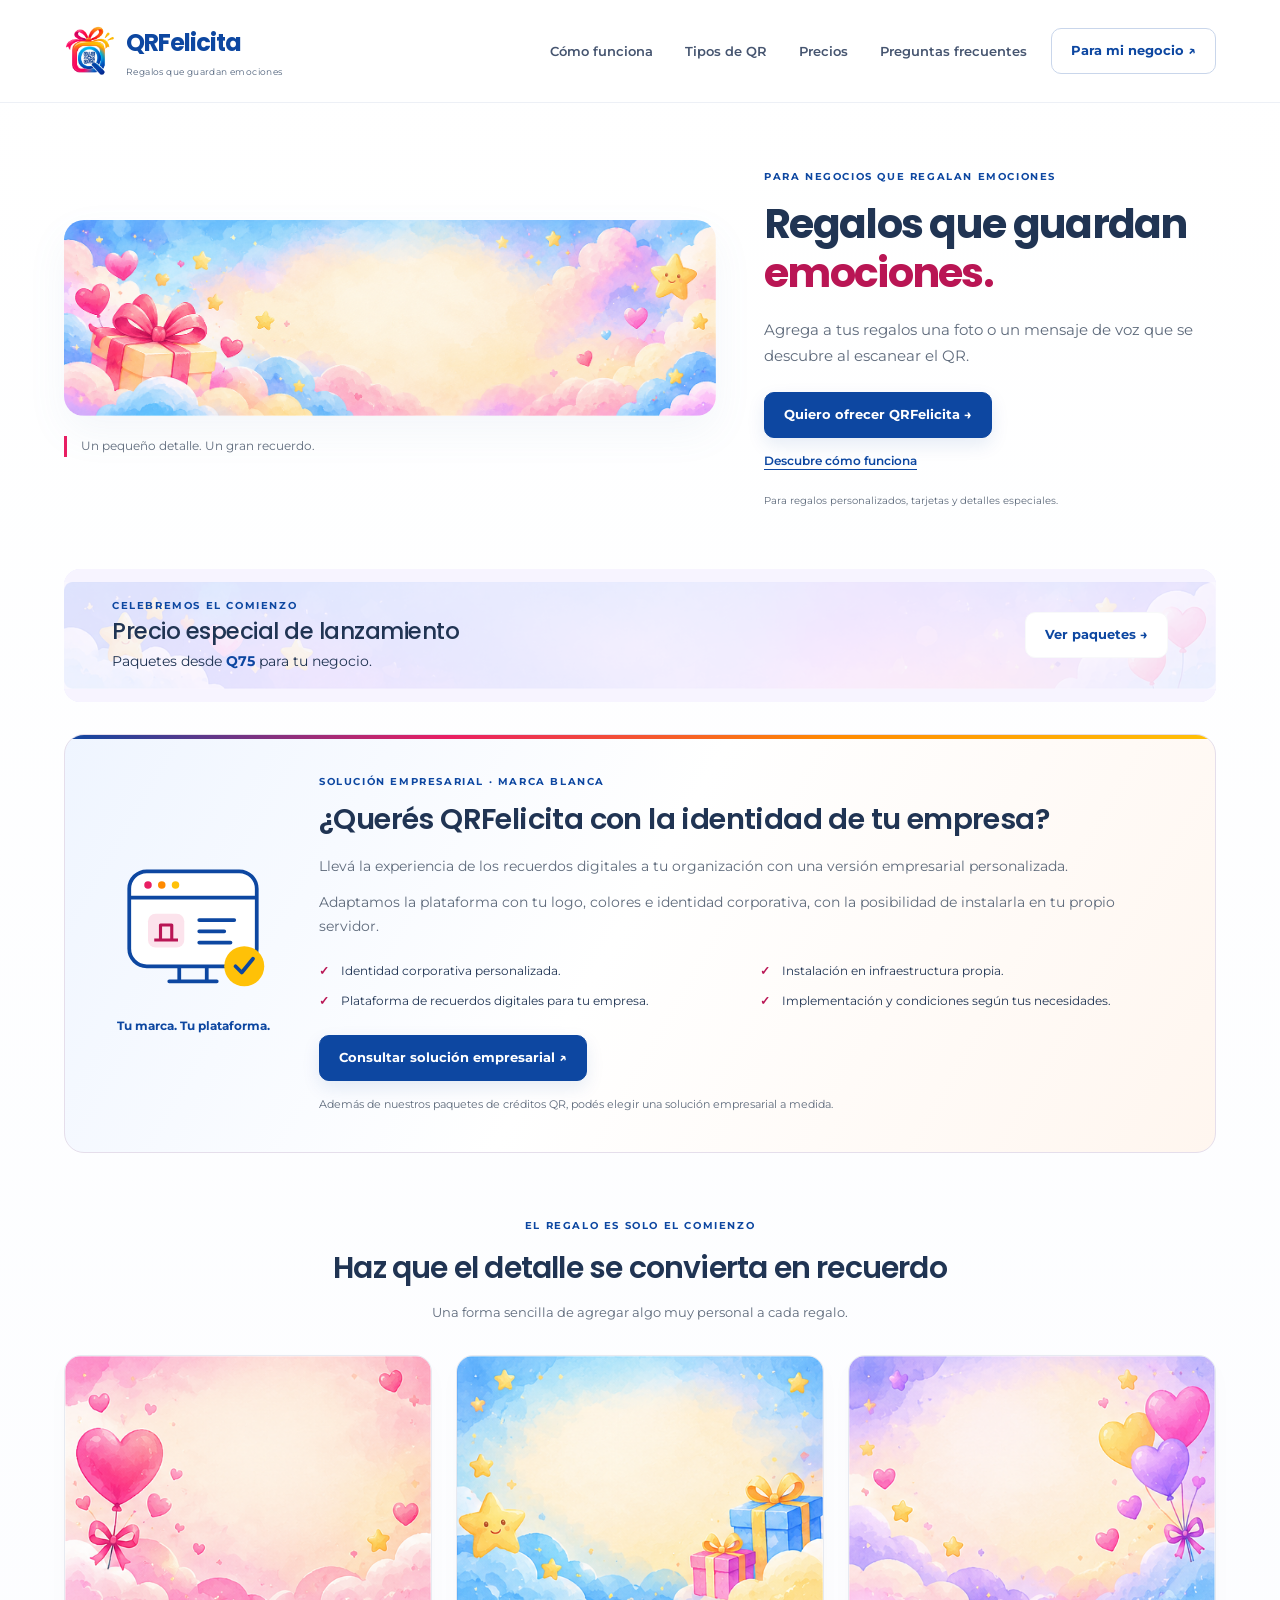
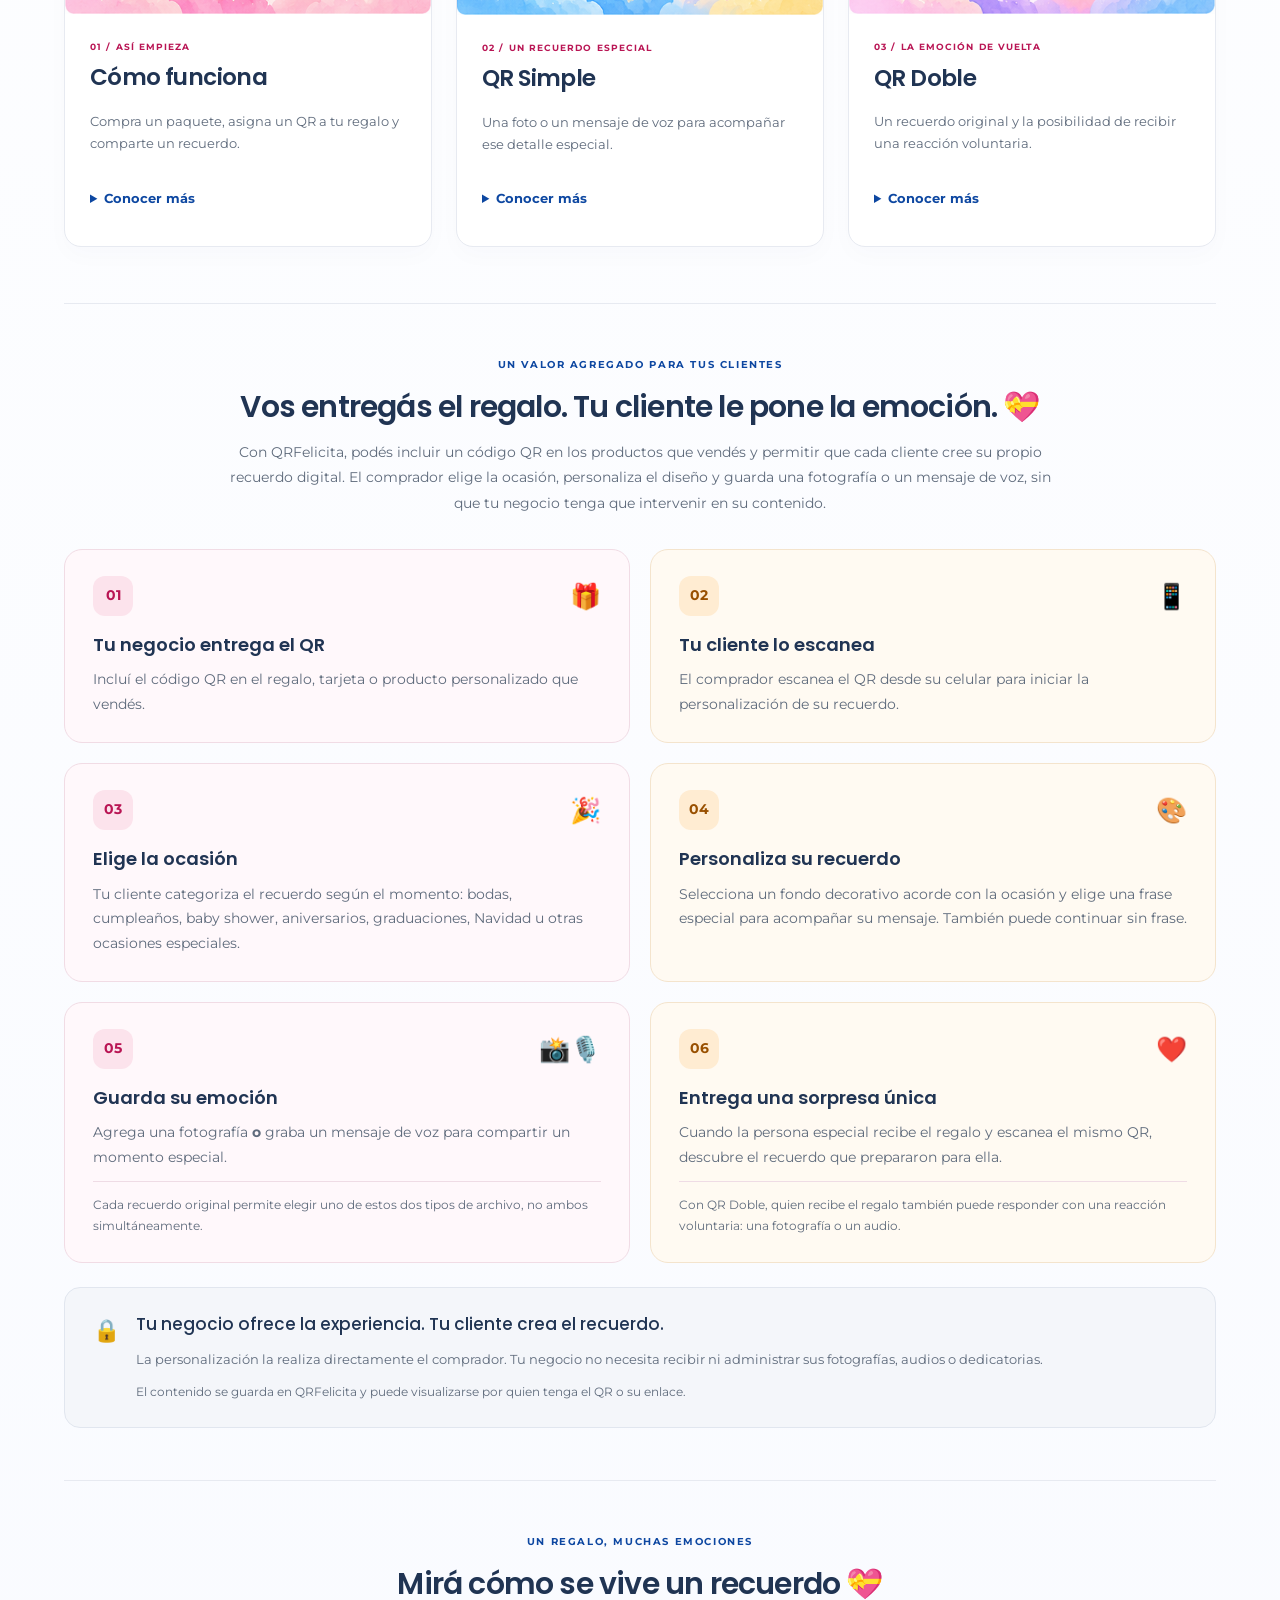
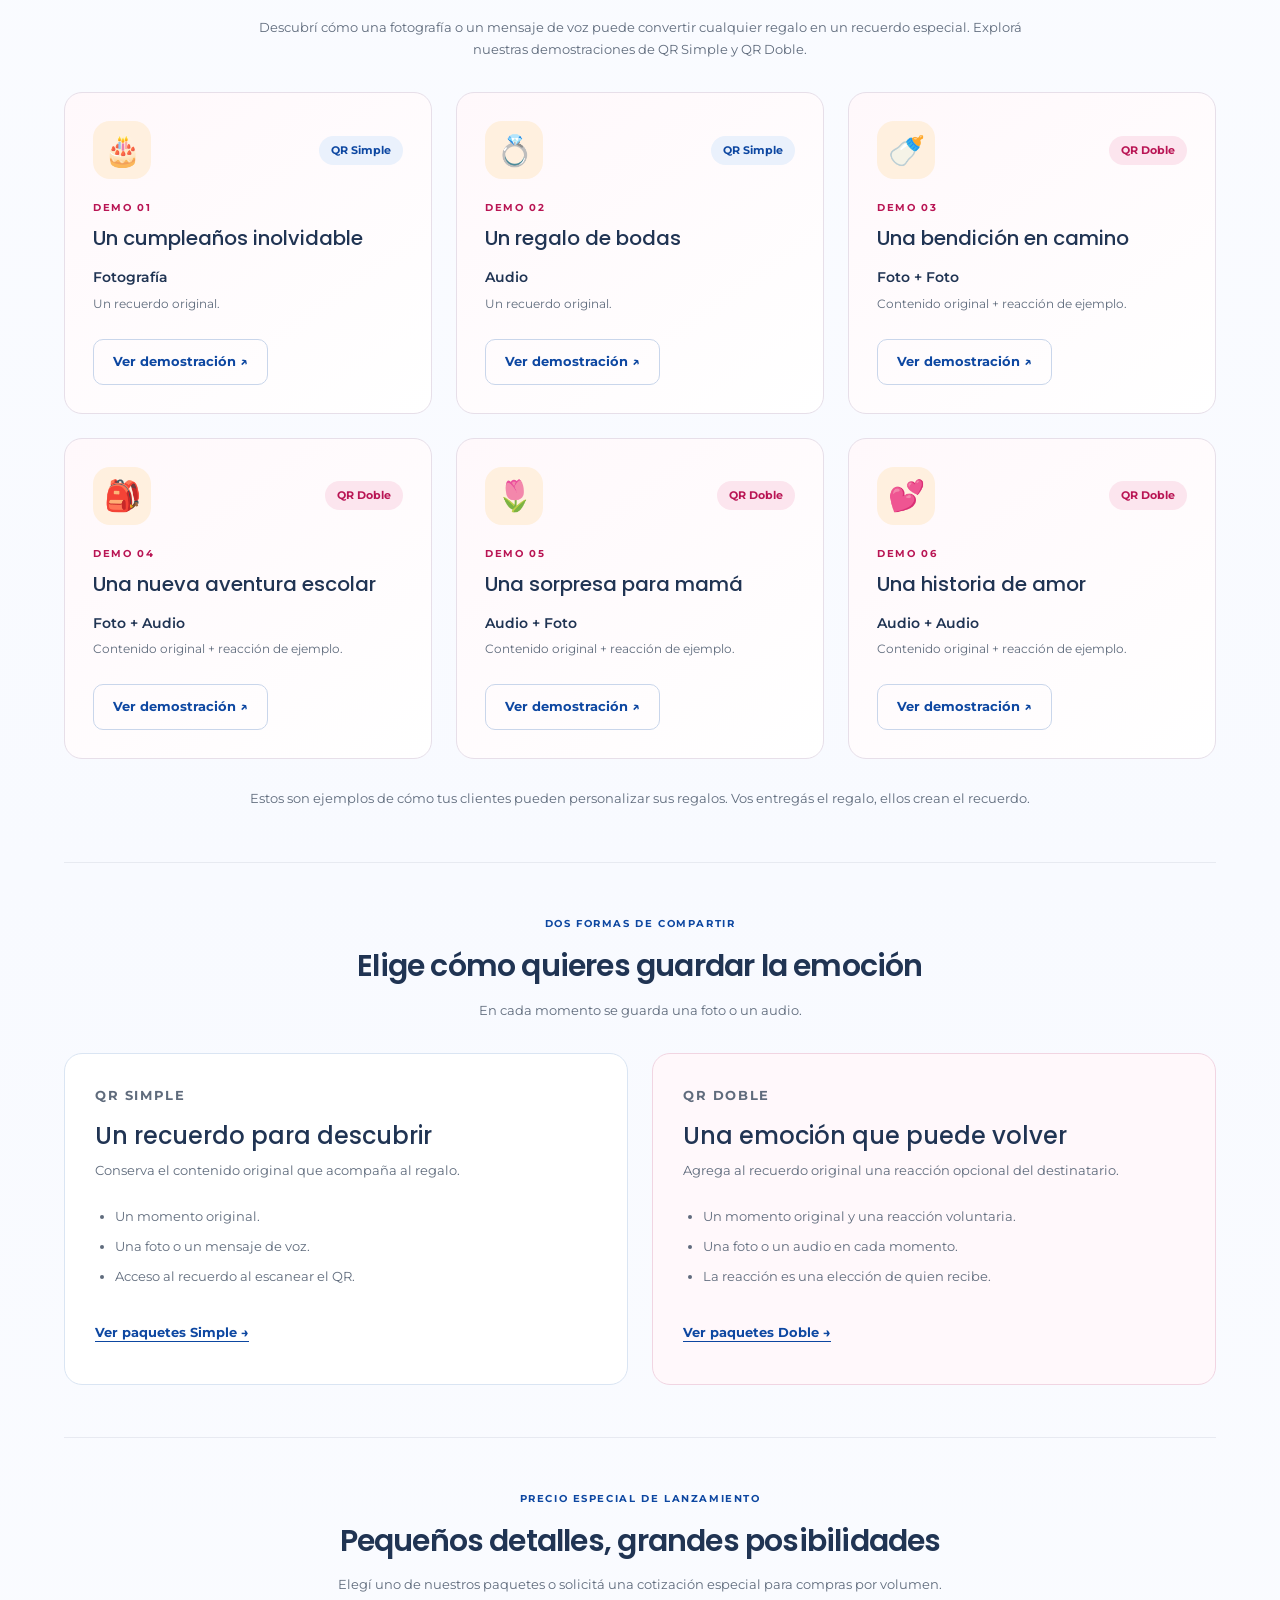
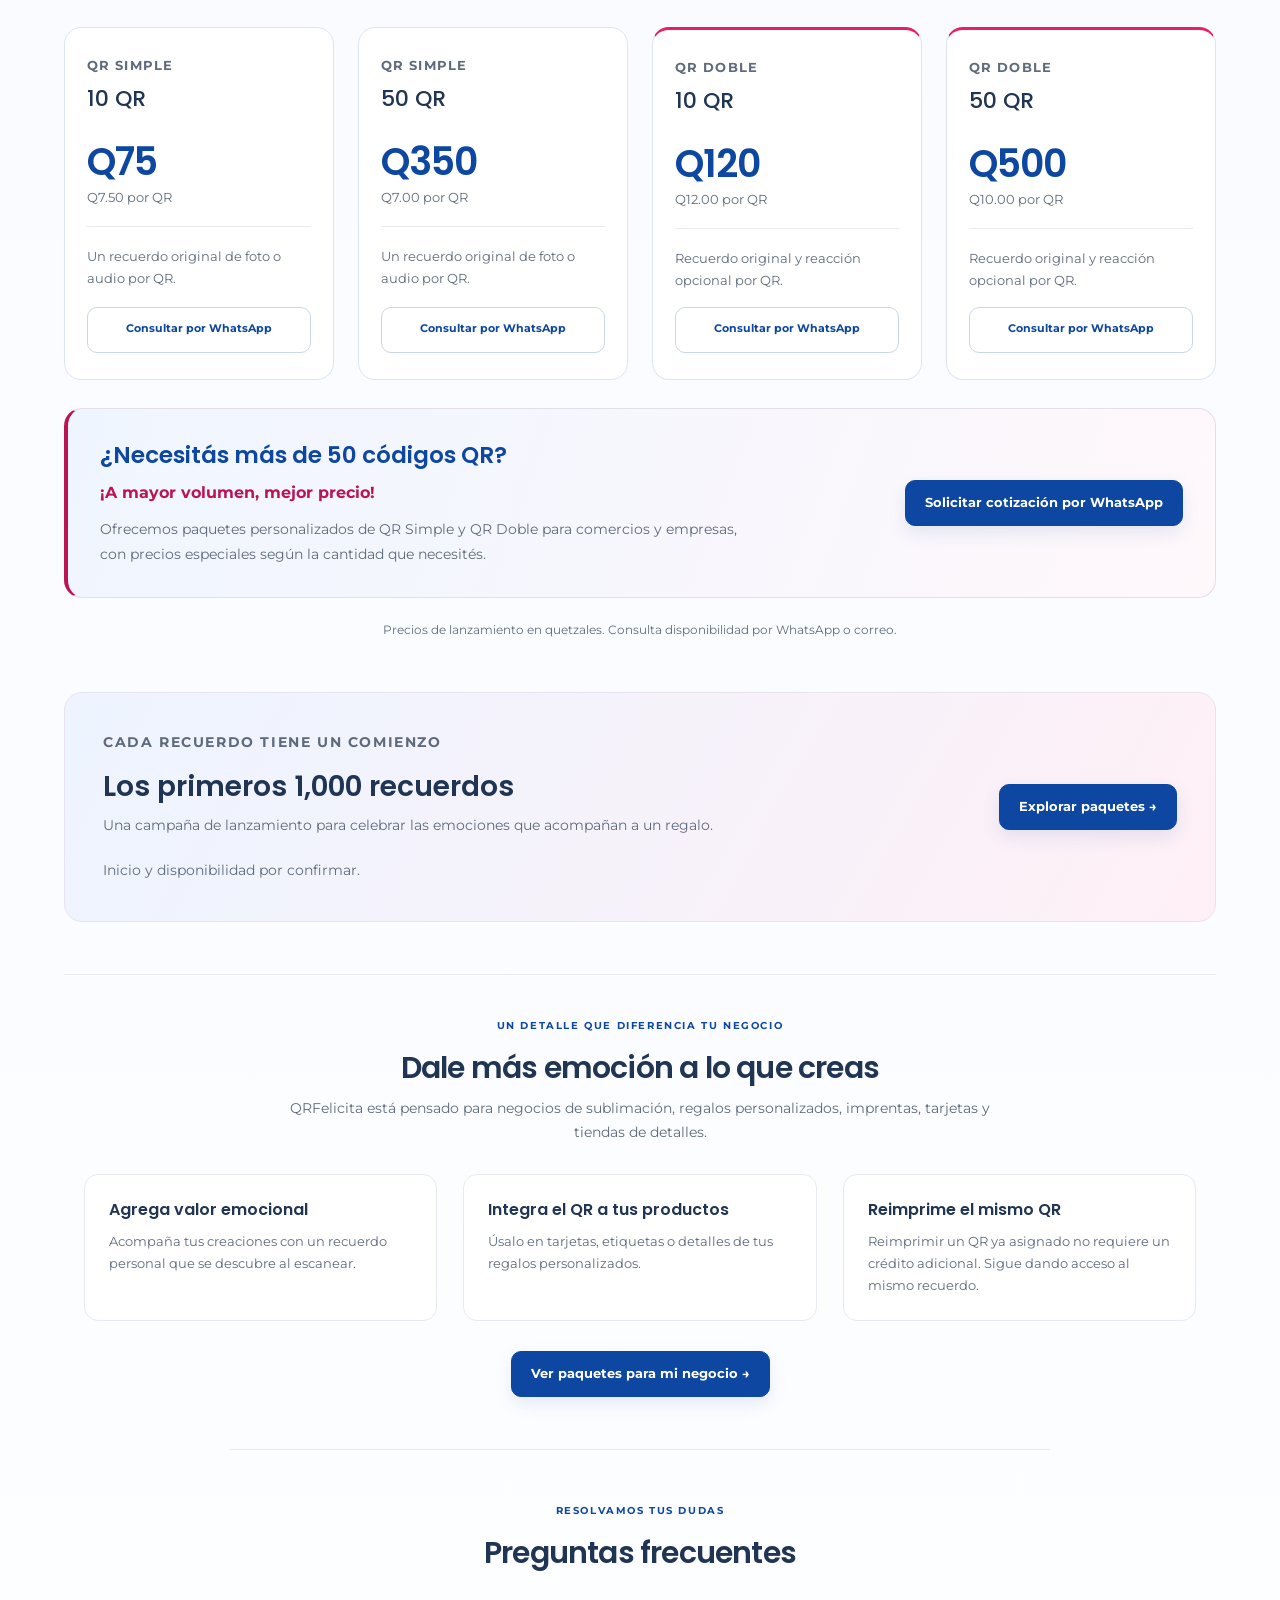
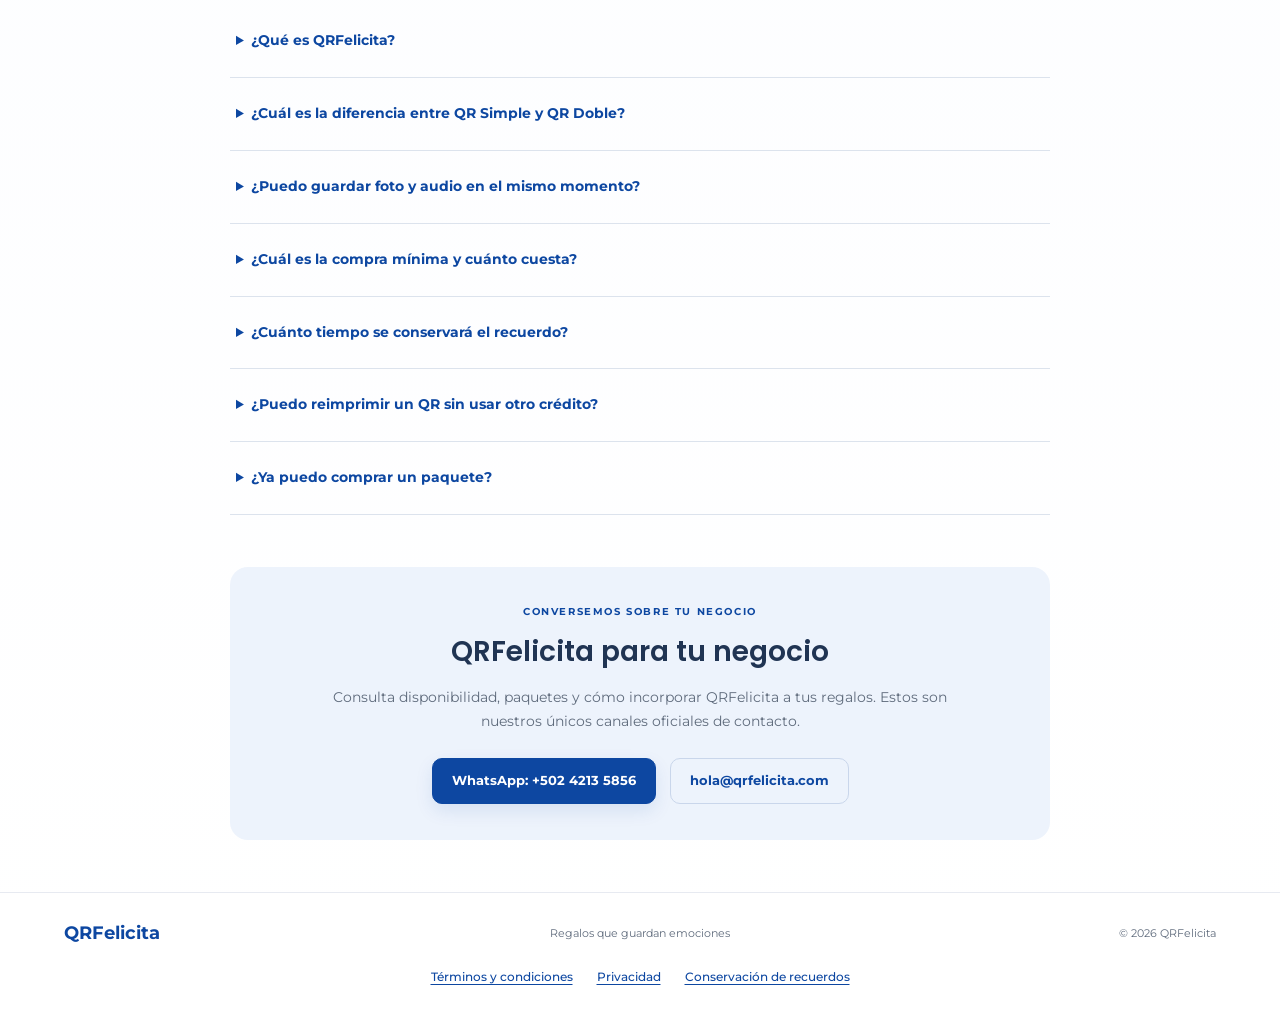
<file: index.html>
<!doctype html>
<html lang="es"><head><meta charset="utf-8"><meta name="viewport" content="width=device-width, initial-scale=1"><title>QRFelicita | Regalos que guardan emociones</title><meta name="description" content="Agrega a tus regalos una foto o un mensaje de voz que se descubre al escanear el QR. Conoce QRFelicita para tu negocio."><meta name="theme-color" content="#0d47a1"><meta property="og:title" content="QRFelicita | Regalos que guardan emociones"><meta property="og:description" content="Una foto o un mensaje de voz para acompañar tus regalos."><meta property="og:type" content="website"><meta property="og:locale" content="es_GT"><link rel="icon" type="image/png" href="assets/img/favICON.png"><link rel="preconnect" href="https://fonts.googleapis.com"><link rel="preconnect" href="https://fonts.gstatic.com" crossorigin><link href="https://fonts.googleapis.com/css2?family=Montserrat:wght@400;500;600;700&family=Poppins:wght@500;600;700&display=swap" rel="stylesheet"><link href="css/styles.css" rel="stylesheet"><link href="css/qrfelicita.css" rel="stylesheet"></head>
<body id="inicio"><a class="skip-link" href="#contenido">Saltar al contenido</a><header><nav class="navbar navbar-expand-lg navbar-light" aria-label="Navegación principal"><div class="container"><a class="navbar-brand brand" href="#inicio" aria-label="QRFelicita, inicio"><img src="assets/img/favICON.png" width="52" height="52" alt="Isotipo oficial de QRFelicita"><span><strong>QRFelicita</strong><small>Regalos que guardan emociones</small></span></a><button class="navbar-toggler" type="button" aria-controls="menu-principal" aria-expanded="false" aria-label="Abrir menú"><span class="navbar-toggler-icon"></span></button><div class="collapse navbar-collapse" id="menu-principal"><ul class="navbar-nav ms-auto gap-lg-3 align-items-lg-center"><li class="nav-item"><a class="nav-link" href="#como-funciona">Cómo funciona</a></li><li class="nav-item"><a class="nav-link" href="#tipos-qr">Tipos de QR</a></li><li class="nav-item"><a class="nav-link" href="#precios">Precios</a></li><li class="nav-item"><a class="nav-link" href="#preguntas-frecuentes">Preguntas frecuentes</a></li><li class="nav-item"><a class="btn btn-outline-primary" href="#para-negocios">Para mi negocio ↗</a></li></ul></div></div></nav></header>
<main class="container" id="contenido"><section class="hero row align-items-center g-4 g-lg-5" aria-labelledby="titulo-principal"><div class="col-lg-7"><img class="img-fluid hero-image" src="assets/img/01_hero_principal.png" width="1505" height="453" alt="Regalo con lazo rosa entre nubes de acuarela, corazones y estrellas"><p class="art-caption">Un pequeño detalle. Un gran recuerdo.</p></div><div class="col-lg-5"><p class="eyebrow">PARA NEGOCIOS QUE REGALAN EMOCIONES</p><h1 id="titulo-principal">Regalos que guardan <span>emociones.</span></h1><p class="hero-description">Agrega a tus regalos una foto o un mensaje de voz que se descubre al escanear el QR.</p><a class="btn btn-primary" href="https://wa.me/50242135856" target="_blank" rel="noopener noreferrer">Quiero ofrecer QRFelicita →</a><a class="hero-secondary" href="#como-funciona">Descubre cómo funciona</a><p class="hero-note">Para regalos personalizados, tarjetas y detalles especiales.</p></div></section>
<section class="promo" id="lanzamiento" aria-labelledby="promo-titulo"><img src="assets/img/02_franja_promocional.png" width="1505" height="141" alt=""><div class="promo-content"><div><p class="eyebrow">CELEBREMOS EL COMIENZO</p><h2 id="promo-titulo">Precio especial de lanzamiento</h2><p>Paquetes desde <strong>Q75</strong> para tu negocio.</p></div><a class="btn btn-light" href="#precios">Ver paquetes →</a></div></section>
<section class="enterprise-section" id="solucion-empresarial" aria-labelledby="empresa-titulo">
<div class="enterprise-visual" aria-hidden="true"><svg viewBox="0 0 120 120" fill="none" focusable="false"><rect x="9" y="17" width="102" height="76" rx="14" fill="white" stroke="#0D47A1" stroke-width="3"/><path d="M10 38h100" stroke="#0D47A1" stroke-width="3"/><circle cx="24" cy="28" r="3" fill="#E91E63"/><circle cx="35" cy="28" r="3" fill="#FF8A00"/><circle cx="46" cy="28" r="3" fill="#FFC107"/><rect x="24" y="51" width="29" height="27" rx="6" fill="#FCE3EC"/><path d="M34 72V60h9v12m-14 0h19" stroke="#B91554" stroke-width="2.5" stroke-linejoin="round"/><path d="M65 56h28M65 65h20M65 74h25M49 94v10m22-10v10m-30 1h38" stroke="#0D47A1" stroke-width="3" stroke-linecap="round"/><circle cx="101" cy="93" r="16" fill="#FFC107"/><path d="m94 93 5 5 9-11" stroke="#0D47A1" stroke-width="3" stroke-linecap="round" stroke-linejoin="round"/></svg><span>Tu marca. Tu plataforma.</span></div>
<div class="enterprise-copy"><p class="eyebrow">SOLUCIÓN EMPRESARIAL · MARCA BLANCA</p><h2 id="empresa-titulo">¿Querés QRFelicita con la identidad de tu empresa?</h2><p>Llevá la experiencia de los recuerdos digitales a tu organización con una versión empresarial personalizada.</p><p>Adaptamos la plataforma con tu logo, colores e identidad corporativa, con la posibilidad de instalarla en tu propio servidor.</p><ul class="enterprise-benefits"><li>Identidad corporativa personalizada.</li><li>Instalación en infraestructura propia.</li><li>Plataforma de recuerdos digitales para tu empresa.</li><li>Implementación y condiciones según tus necesidades.</li></ul><a class="btn btn-primary" href="https://wa.me/50242135856?text=Hola%2C%20estoy%20interesado%20en%20la%20soluci%C3%B3n%20empresarial%20de%20marca%20blanca%20%28White%20Label%29%20de%20QRFelicita%2C%20con%20la%20identidad%20de%20mi%20empresa%20y%20la%20posibilidad%20de%20instalarla%20en%20nuestro%20propio%20servidor.%20Quisiera%20conocer%20la%20implementaci%C3%B3n%20y%20las%20condiciones." target="_blank" rel="noopener noreferrer">Consultar solución empresarial <span aria-hidden="true">↗</span><span class="visually-hidden"> por WhatsApp (abre en otra pestaña)</span></a><p class="enterprise-note">Además de nuestros paquetes de créditos QR, podés elegir una solución empresarial a medida.</p></div>
</section>
<section class="discovery" id="descubre" aria-labelledby="descubre-titulo"><div class="section-heading"><p class="eyebrow">EL REGALO ES SOLO EL COMIENZO</p><h2 id="descubre-titulo">Haz que el detalle se convierta en recuerdo</h2><p>Una forma sencilla de agregar algo muy personal a cada regalo.</p></div><div class="row g-4">
<div class="col-md-4"><article class="card h-100" id="resumen-funcionamiento"><img class="card-img-top" src="assets/img/03_tarjeta_amor.png" width="492" height="347" alt="Corazones y nubes en acuarela rosa" loading="lazy"><div class="card-body"><p class="card-kicker">01 / ASÍ EMPIEZA</p><h3>Cómo funciona</h3><p>Compra un paquete, asigna un QR a tu regalo y comparte un recuerdo.</p><details><summary>Conocer más<span class="visually-hidden"> sobre cómo funciona</span></summary><p>El negocio adquiere un paquete y asigna el QR al regalo. Se guarda una foto o un audio y el destinatario descubre el recuerdo al escanearlo.</p></details></div></article></div>
<div class="col-md-4"><article class="card h-100"><img class="card-img-top" src="assets/img/04_tarjeta_regalos.png" width="490" height="347" alt="Regalos azules y rosas entre estrellas y nubes" loading="lazy"><div class="card-body"><p class="card-kicker">02 / UN RECUERDO ESPECIAL</p><h3>QR Simple</h3><p>Una foto o un mensaje de voz para acompañar ese detalle especial.</p><details><summary>Conocer más<span class="visually-hidden"> sobre QR Simple</span></summary><p>Incluye un momento original: puedes guardar una foto o un audio. El destinatario lo descubre al escanear el QR de su regalo.</p></details></div></article></div>
<div class="col-md-4"><article class="card h-100"><img class="card-img-top" src="assets/img/05_tarjeta_celebracion.png" width="491" height="347" alt="Globos de corazón entre nubes rosas y violetas" loading="lazy"><div class="card-body"><p class="card-kicker">03 / LA EMOCIÓN DE VUELTA</p><h3>QR Doble</h3><p>Un recuerdo original y la posibilidad de recibir una reacción voluntaria.</p><details><summary>Conocer más<span class="visually-hidden"> sobre QR Doble</span></summary><p>Incluye el momento original y una reacción opcional del destinatario. Cada momento permite una foto o un audio.</p></details></div></article></div>
</div></section><section class="content-section" id="como-funciona" aria-labelledby="pasos-titulo">
<div class="section-heading"><p class="eyebrow">UN VALOR AGREGADO PARA TUS CLIENTES</p><h2 id="pasos-titulo">Vos entregás el regalo. Tu cliente le pone la emoción. <span aria-hidden="true">💝</span></h2><p>Con QRFelicita, podés incluir un código QR en los productos que vendés y permitir que cada cliente cree su propio recuerdo digital. El comprador elige la ocasión, personaliza el diseño y guarda una fotografía o un mensaje de voz, sin que tu negocio tenga que intervenir en su contenido.</p></div>
<ol class="steps">
<li><div class="step-heading"><span>01</span><span aria-hidden="true">🎁</span></div><h3>Tu negocio entrega el QR</h3><p>Incluí el código QR en el regalo, tarjeta o producto personalizado que vendés.</p></li>
<li><div class="step-heading"><span>02</span><span aria-hidden="true">📱</span></div><h3>Tu cliente lo escanea</h3><p>El comprador escanea el QR desde su celular para iniciar la personalización de su recuerdo.</p></li>
<li><div class="step-heading"><span>03</span><span aria-hidden="true">🎉</span></div><h3>Elige la ocasión</h3><p>Tu cliente categoriza el recuerdo según el momento: bodas, cumpleaños, baby shower, aniversarios, graduaciones, Navidad u otras ocasiones especiales.</p></li>
<li><div class="step-heading"><span>04</span><span aria-hidden="true">🎨</span></div><h3>Personaliza su recuerdo</h3><p>Selecciona un fondo decorativo acorde con la ocasión y elige una frase especial para acompañar su mensaje. También puede continuar sin frase.</p></li>
<li><div class="step-heading"><span>05</span><span aria-hidden="true">📸🎙️</span></div><h3>Guarda su emoción</h3><p>Agrega una fotografía <strong>o</strong> graba un mensaje de voz para compartir un momento especial.</p><p class="step-note">Cada recuerdo original permite elegir uno de estos dos tipos de archivo, no ambos simultáneamente.</p></li>
<li><div class="step-heading"><span>06</span><span aria-hidden="true">❤️</span></div><h3>Entrega una sorpresa única</h3><p>Cuando la persona especial recibe el regalo y escanea el mismo QR, descubre el recuerdo que prepararon para ella.</p><p class="step-note">Con QR Doble, quien recibe el regalo también puede responder con una reacción voluntaria: una fotografía o un audio.</p></li>
</ol>
<aside class="journey-privacy" aria-labelledby="personalizacion-titulo"><span aria-hidden="true">🔒</span><div><h3 id="personalizacion-titulo">Tu negocio ofrece la experiencia. Tu cliente crea el recuerdo.</h3><p>La personalización la realiza directamente el comprador. Tu negocio no necesita recibir ni administrar sus fotografías, audios o dedicatorias.</p><p>El contenido se guarda en QRFelicita y puede visualizarse por quien tenga el QR o su enlace.</p></div></aside>
</section>
<section class="content-section demos-section" id="demostraciones" aria-labelledby="demos-titulo">
<div class="section-heading"><p class="eyebrow">UN REGALO, MUCHAS EMOCIONES</p><h2 id="demos-titulo">Mirá cómo se vive un recuerdo <span aria-hidden="true">💝</span></h2><p>Descubrí cómo una fotografía o un mensaje de voz puede convertir cualquier regalo en un recuerdo especial. Explorá nuestras demostraciones de QR Simple y QR Doble.</p></div>
<div class="row g-4"><div class="col-12 col-md-6 col-lg-4"><article class="demo-card h-100"><div class="demo-card-top"><span class="demo-icon" aria-hidden="true">🎂</span><span class="demo-badge demo-simple">QR Simple</span></div><p class="demo-number">DEMO 01</p><h3>Un cumpleaños inolvidable</h3><p class="demo-content-type">Fotografía</p><p class="demo-content-help">Un recuerdo original.</p><a class="btn btn-outline-primary" href="https://descubre.qrfelicita.com/q/demo1" target="_blank" rel="noopener noreferrer" aria-label="Ver demostración: Un cumpleaños inolvidable (abre en otra pestaña)">Ver demostración <span aria-hidden="true">↗</span></a></article></div><div class="col-12 col-md-6 col-lg-4"><article class="demo-card h-100"><div class="demo-card-top"><span class="demo-icon" aria-hidden="true">💍</span><span class="demo-badge demo-simple">QR Simple</span></div><p class="demo-number">DEMO 02</p><h3>Un regalo de bodas</h3><p class="demo-content-type">Audio</p><p class="demo-content-help">Un recuerdo original.</p><a class="btn btn-outline-primary" href="https://descubre.qrfelicita.com/q/demo2" target="_blank" rel="noopener noreferrer" aria-label="Ver demostración: Un regalo de bodas (abre en otra pestaña)">Ver demostración <span aria-hidden="true">↗</span></a></article></div><div class="col-12 col-md-6 col-lg-4"><article class="demo-card h-100"><div class="demo-card-top"><span class="demo-icon" aria-hidden="true">🍼</span><span class="demo-badge demo-double">QR Doble</span></div><p class="demo-number">DEMO 03</p><h3>Una bendición en camino</h3><p class="demo-content-type">Foto + Foto</p><p class="demo-content-help">Contenido original + reacción de ejemplo.</p><a class="btn btn-outline-primary" href="https://descubre.qrfelicita.com/q/demo3" target="_blank" rel="noopener noreferrer" aria-label="Ver demostración: Una bendición en camino (abre en otra pestaña)">Ver demostración <span aria-hidden="true">↗</span></a></article></div><div class="col-12 col-md-6 col-lg-4"><article class="demo-card h-100"><div class="demo-card-top"><span class="demo-icon" aria-hidden="true">🎒</span><span class="demo-badge demo-double">QR Doble</span></div><p class="demo-number">DEMO 04</p><h3>Una nueva aventura escolar</h3><p class="demo-content-type">Foto + Audio</p><p class="demo-content-help">Contenido original + reacción de ejemplo.</p><a class="btn btn-outline-primary" href="https://descubre.qrfelicita.com/q/demo4" target="_blank" rel="noopener noreferrer" aria-label="Ver demostración: Una nueva aventura escolar (abre en otra pestaña)">Ver demostración <span aria-hidden="true">↗</span></a></article></div><div class="col-12 col-md-6 col-lg-4"><article class="demo-card h-100"><div class="demo-card-top"><span class="demo-icon" aria-hidden="true">🌷</span><span class="demo-badge demo-double">QR Doble</span></div><p class="demo-number">DEMO 05</p><h3>Una sorpresa para mamá</h3><p class="demo-content-type">Audio + Foto</p><p class="demo-content-help">Contenido original + reacción de ejemplo.</p><a class="btn btn-outline-primary" href="https://descubre.qrfelicita.com/q/demo5" target="_blank" rel="noopener noreferrer" aria-label="Ver demostración: Una sorpresa para mamá (abre en otra pestaña)">Ver demostración <span aria-hidden="true">↗</span></a></article></div><div class="col-12 col-md-6 col-lg-4"><article class="demo-card h-100"><div class="demo-card-top"><span class="demo-icon" aria-hidden="true">💕</span><span class="demo-badge demo-double">QR Doble</span></div><p class="demo-number">DEMO 06</p><h3>Una historia de amor</h3><p class="demo-content-type">Audio + Audio</p><p class="demo-content-help">Contenido original + reacción de ejemplo.</p><a class="btn btn-outline-primary" href="https://descubre.qrfelicita.com/q/demo6" target="_blank" rel="noopener noreferrer" aria-label="Ver demostración: Una historia de amor (abre en otra pestaña)">Ver demostración <span aria-hidden="true">↗</span></a></article></div></div><p class="demo-footnote">Estos son ejemplos de cómo tus clientes pueden personalizar sus regalos. Vos entregás el regalo, ellos crean el recuerdo.</p>
</section>
<section class="content-section comparison-section" id="tipos-qr" aria-labelledby="comparacion-titulo"><div class="section-heading"><p class="eyebrow">DOS FORMAS DE COMPARTIR</p><h2 id="comparacion-titulo">Elige cómo quieres guardar la emoción</h2><p>En cada momento se guarda una foto o un audio.</p></div><div class="row g-4"><div class="col-md-6"><article class="comparison-panel"><p class="eyebrow">QR SIMPLE</p><h3>Un recuerdo para descubrir</h3><p>Conserva el contenido original que acompaña al regalo.</p><ul><li>Un momento original.</li><li>Una foto o un mensaje de voz.</li><li>Acceso al recuerdo al escanear el QR.</li></ul><a href="#precios" class="text-link">Ver paquetes Simple →</a></article></div><div class="col-md-6"><article class="comparison-panel double-panel"><p class="eyebrow">QR DOBLE</p><h3>Una emoción que puede volver</h3><p>Agrega al recuerdo original una reacción opcional del destinatario.</p><ul><li>Un momento original y una reacción voluntaria.</li><li>Una foto o un audio en cada momento.</li><li>La reacción es una elección de quien recibe.</li></ul><a href="#precios" class="text-link">Ver paquetes Doble →</a></article></div></div></section>
<section class="content-section" id="precios" aria-labelledby="precios-titulo"><div class="section-heading"><p class="eyebrow">PRECIO ESPECIAL DE LANZAMIENTO</p><h2 id="precios-titulo">Pequeños detalles, grandes posibilidades</h2><p>Elegí uno de nuestros paquetes o solicitá una cotización especial para compras por volumen.</p></div><div class="row g-4">
<div class="col-sm-6 col-lg-3"><article class="price-card"><p class="card-kicker">QR SIMPLE</p><h3>10 QR</h3><p class="package-price">Q75</p><p class="unit-price">Q7.50 por QR</p><p>Un recuerdo original de foto o audio por QR.</p><a href="https://wa.me/50242135856" target="_blank" rel="noopener noreferrer" class="btn btn-outline-primary">Consultar por WhatsApp<span class="visually-hidden"> de QR Simple, 10 QR</span></a></article></div>
<div class="col-sm-6 col-lg-3"><article class="price-card"><p class="card-kicker">QR SIMPLE</p><h3>50 QR</h3><p class="package-price">Q350</p><p class="unit-price">Q7.00 por QR</p><p>Un recuerdo original de foto o audio por QR.</p><a href="https://wa.me/50242135856" target="_blank" rel="noopener noreferrer" class="btn btn-outline-primary">Consultar por WhatsApp<span class="visually-hidden"> de QR Simple, 50 QR</span></a></article></div>
<div class="col-sm-6 col-lg-3"><article class="price-card double-price"><p class="card-kicker">QR DOBLE</p><h3>10 QR</h3><p class="package-price">Q120</p><p class="unit-price">Q12.00 por QR</p><p>Recuerdo original y reacción opcional por QR.</p><a href="https://wa.me/50242135856" target="_blank" rel="noopener noreferrer" class="btn btn-outline-primary">Consultar por WhatsApp<span class="visually-hidden"> de QR Doble, 10 QR</span></a></article></div>
<div class="col-sm-6 col-lg-3"><article class="price-card double-price"><p class="card-kicker">QR DOBLE</p><h3>50 QR</h3><p class="package-price">Q500</p><p class="unit-price">Q10.00 por QR</p><p>Recuerdo original y reacción opcional por QR.</p><a href="https://wa.me/50242135856" target="_blank" rel="noopener noreferrer" class="btn btn-outline-primary">Consultar por WhatsApp<span class="visually-hidden"> de QR Doble, 50 QR</span></a></article></div>
</div><section class="volume-quote" aria-labelledby="volumen-titulo"><div class="volume-quote-copy"><h3 id="volumen-titulo">¿Necesitás más de 50 códigos QR?</h3><p class="volume-highlight">¡A mayor volumen, mejor precio!</p><p>Ofrecemos paquetes personalizados de QR Simple y QR Doble para comercios y empresas, con precios especiales según la cantidad que necesités.</p></div><a class="btn btn-primary" href="https://wa.me/50242135856?text=Hola%2C%20me%20interesa%20cotizar%20un%20paquete%20personalizado%20de%20c%C3%B3digos%20QR%20de%20QRFelicita%20para%20mi%20negocio." target="_blank" rel="noopener noreferrer">Solicitar cotización por WhatsApp<span class="visually-hidden"> (abre en otra pestaña)</span></a></section><p class="section-note">Precios de lanzamiento en quetzales. Consulta disponibilidad por WhatsApp o correo.</p></section>
<section class="campaign" aria-labelledby="campana-titulo"><div><p class="eyebrow">CADA RECUERDO TIENE UN COMIENZO</p><h2 id="campana-titulo">Los primeros 1,000 recuerdos</h2><p>Una campaña de lanzamiento para celebrar las emociones que acompañan a un regalo.</p><p class="section-note">Inicio y disponibilidad por confirmar.</p></div><a href="#precios" class="btn btn-primary">Explorar paquetes →</a></section><section class="business-intro" id="para-negocios" aria-labelledby="negocios-titulo"><p class="eyebrow">UN DETALLE QUE DIFERENCIA TU NEGOCIO</p><h2 id="negocios-titulo">Dale más emoción a lo que creas</h2><p>QRFelicita está pensado para negocios de sublimación, regalos personalizados, imprentas, tarjetas y tiendas de detalles.</p><div class="business-benefits"><div><h3>Agrega valor emocional</h3><p>Acompaña tus creaciones con un recuerdo personal que se descubre al escanear.</p></div><div><h3>Integra el QR a tus productos</h3><p>Úsalo en tarjetas, etiquetas o detalles de tus regalos personalizados.</p></div><div><h3>Reimprime el mismo QR</h3><p>Reimprimir un QR ya asignado no requiere un crédito adicional. Sigue dando acceso al mismo recuerdo.</p></div></div><a href="#precios" class="btn btn-primary">Ver paquetes para mi negocio →</a></section><section class="content-section faq-section" id="preguntas-frecuentes" aria-labelledby="faq-titulo"><div class="section-heading"><p class="eyebrow">RESOLVAMOS TUS DUDAS</p><h2 id="faq-titulo">Preguntas frecuentes</h2></div>
<details><summary>¿Qué es QRFelicita?</summary><p>Es una propuesta para acompañar regalos físicos con recuerdos digitales. Al escanear el QR del regalo, el destinatario descubre una foto o un mensaje de voz.</p></details>
<details><summary>¿Cuál es la diferencia entre QR Simple y QR Doble?</summary><p>QR Simple incluye un momento original. QR Doble incluye ese momento y permite una reacción voluntaria del destinatario. Cada momento es una foto o un audio.</p></details>
<details><summary>¿Puedo guardar foto y audio en el mismo momento?</summary><p>Cada momento permite elegir una foto o un audio. En QR Doble, el original y la reacción pueden usar formatos distintos.</p></details>
<details><summary>¿Cuál es la compra mínima y cuánto cuesta?</summary><p>La compra mínima es de 10 QR. Los paquetes Simple cuestan Q75 por 10 y Q350 por 50; los Doble, Q120 por 10 y Q500 por 50.</p><a href="#precios" class="text-link">Ver todos los paquetes →</a></details>
<details><summary>¿Cuánto tiempo se conservará el recuerdo?</summary><p>La conservación inicial es de 12 meses desde que se guarda el primer contenido original. Después del vencimiento, tenés 30 días calendario para renovar; durante ese plazo, el contenido no se puede visualizar ni reproducir públicamente. Si se confirma el pago dentro del plazo, se restablece el acceso por 12 meses desde la reactivación. Consultá la <a href="conservacion-de-recuerdos.html">política de conservación</a>.</p></details>
<details><summary>¿Puedo reimprimir un QR sin usar otro crédito?</summary><p>Sí. Puedes reimprimir el mismo QR sin crédito adicional; las copias siguen vinculadas al mismo recuerdo.</p></details>
<details><summary>¿Ya puedo comprar un paquete?</summary><p>Escríbenos por <a href="https://wa.me/50242135856" target="_blank" rel="noopener noreferrer">WhatsApp al +502 4213 5856</a> o a <a href="mailto:hola@qrfelicita.com">hola@qrfelicita.com</a> para consultar disponibilidad y cómo adquirir tu paquete.</p></details>
</section>
<section class="contact-panel" id="contacto" aria-labelledby="contacto-titulo"><p class="eyebrow">CONVERSEMOS SOBRE TU NEGOCIO</p><h2 id="contacto-titulo">QRFelicita para tu negocio</h2><p>Consulta disponibilidad, paquetes y cómo incorporar QRFelicita a tus regalos. Estos son nuestros únicos canales oficiales de contacto.</p><div class="contact-actions"><a href="https://wa.me/50242135856" target="_blank" rel="noopener noreferrer" class="btn btn-primary">WhatsApp: +502 4213 5856</a><a href="mailto:hola@qrfelicita.com" class="btn btn-outline-primary">hola@qrfelicita.com</a></div></section></main><footer><div class="container"><a href="#inicio">QRFelicita</a><p>Regalos que guardan emociones</p><small>© 2026 QRFelicita</small></div><nav class="container footer-policies" aria-label="Políticas"><a href="terminos-y-condiciones.html">Términos y condiciones</a><a href="politica-de-privacidad.html">Privacidad</a><a href="conservacion-de-recuerdos.html">Conservación de recuerdos</a></nav></footer><script src="js/scripts.js"></script></body></html>
</file>
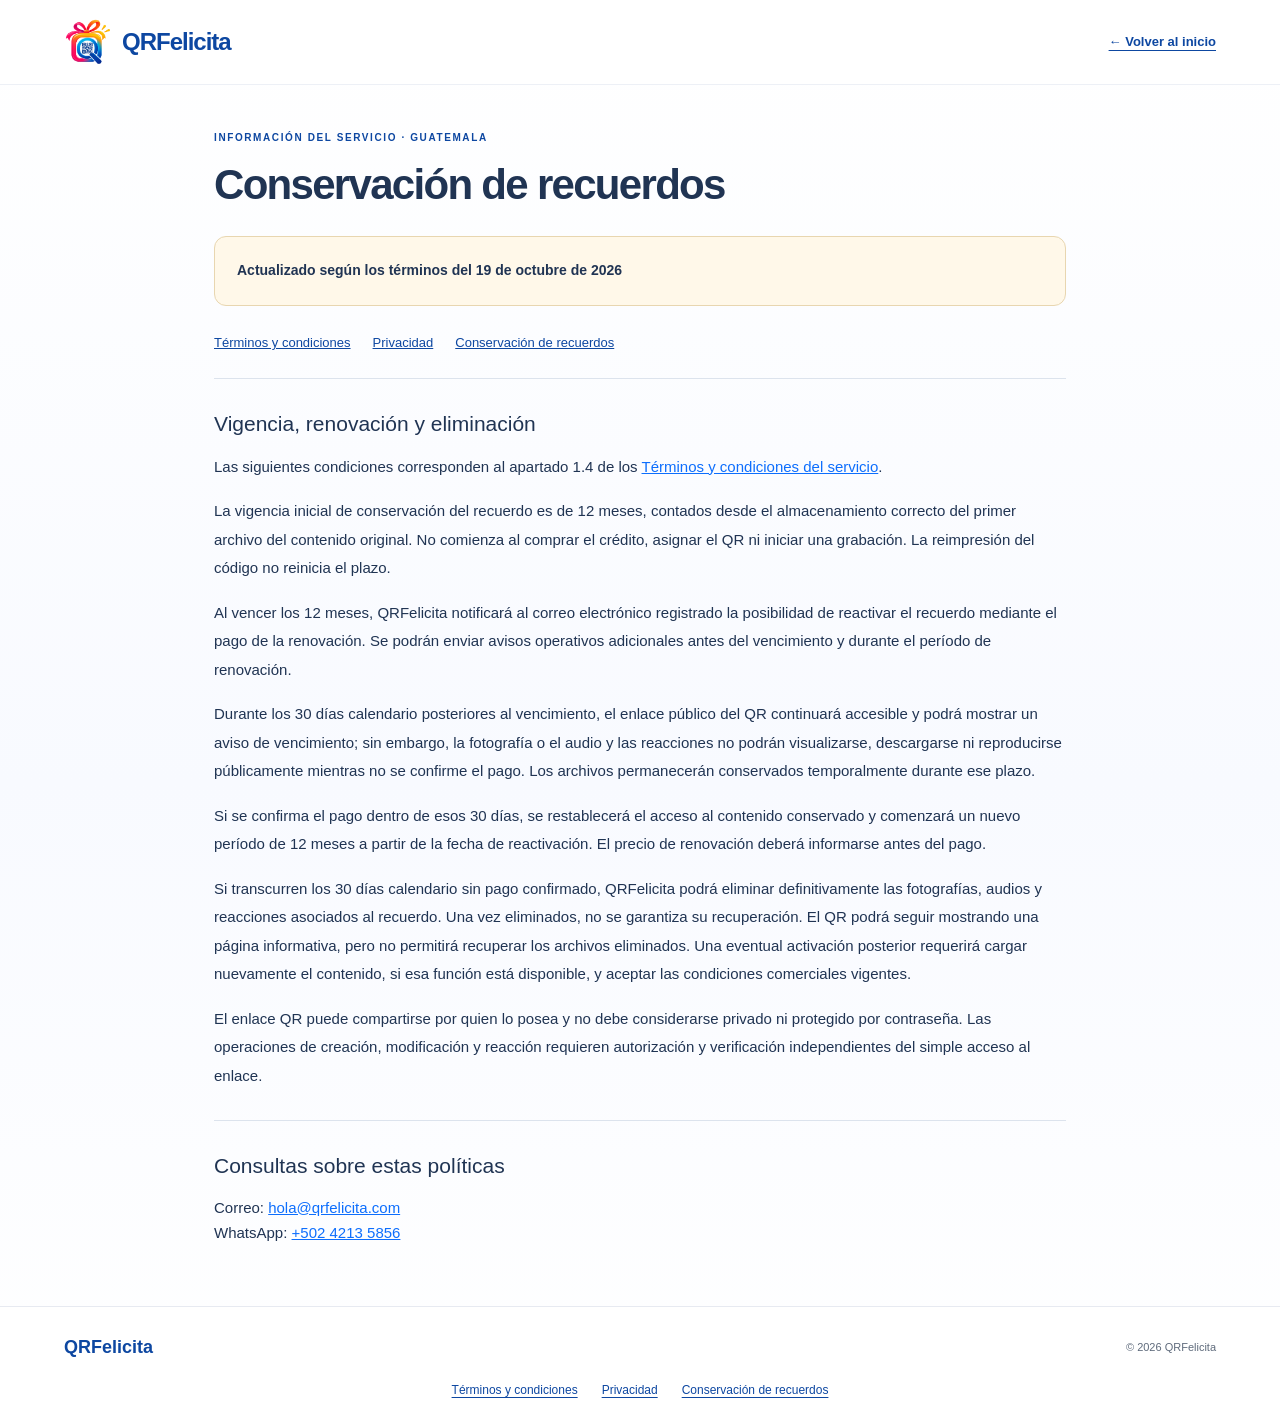
<file: conservacion-de-recuerdos.html>
<!doctype html>
<html lang="es"><head><meta charset="utf-8"><meta name="viewport" content="width=device-width, initial-scale=1"><title>Conservación de recuerdos | QRFelicita</title><meta name="description" content="Conservación de recuerdos de QRFelicita. Vigencia, renovación y eliminación según los términos actualizados."><link rel="icon" type="image/png" href="assets/img/favICON.png"><link href="css/styles.css" rel="stylesheet"><link href="css/qrfelicita.css" rel="stylesheet"></head><body><a class="skip-link" href="#politica">Saltar al contenido</a><header><div class="container legal-header"><a class="brand" href="index.html"><img src="assets/img/favICON.png" width="48" height="48" alt="Isotipo oficial de QRFelicita"><strong>QRFelicita</strong></a><a class="text-link" href="index.html">← Volver al inicio</a></div></header><main id="politica" class="container legal-page"><p class="eyebrow">INFORMACIÓN DEL SERVICIO · GUATEMALA</p><h1>Conservación de recuerdos</h1><aside class="legal-notice"><strong>Actualizado según los términos del 19 de octubre de 2026</strong></aside><nav class="legal-nav" aria-label="Políticas de QRFelicita"><a href="terminos-y-condiciones.html">Términos y condiciones</a><a href="politica-de-privacidad.html">Privacidad</a><a href="conservacion-de-recuerdos.html">Conservación de recuerdos</a></nav><article><h2>Vigencia, renovación y eliminación</h2><p>Las siguientes condiciones corresponden al apartado 1.4 de los <a href="terminos-y-condiciones.html">Términos y condiciones del servicio</a>.</p><p>La vigencia inicial de conservaci&#243;n del recuerdo es de 12 meses, contados desde el almacenamiento correcto del primer archivo del contenido original. No comienza al comprar el cr&#233;dito, asignar el QR ni iniciar una grabaci&#243;n. La reimpresi&#243;n del c&#243;digo no reinicia el plazo.</p>
<p>Al vencer los 12 meses, QRFelicita notificar&#225; al correo electr&#243;nico registrado la posibilidad de reactivar el recuerdo mediante el pago de la renovaci&#243;n. Se podr&#225;n enviar avisos operativos adicionales antes del vencimiento y durante el per&#237;odo de renovaci&#243;n.</p>
<p>Durante los 30 d&#237;as calendario posteriores al vencimiento, el enlace p&#250;blico del QR continuar&#225; accesible y podr&#225; mostrar un aviso de vencimiento; sin embargo, la fotograf&#237;a o el audio y las reacciones no podr&#225;n visualizarse, descargarse ni reproducirse p&#250;blicamente mientras no se confirme el pago. Los archivos permanecer&#225;n conservados temporalmente durante ese plazo.</p>
<p>Si se confirma el pago dentro de esos 30 d&#237;as, se restablecer&#225; el acceso al contenido conservado y comenzar&#225; un nuevo per&#237;odo de 12 meses a partir de la fecha de reactivaci&#243;n. El precio de renovaci&#243;n deber&#225; informarse antes del pago.</p>
<p>Si transcurren los 30 d&#237;as calendario sin pago confirmado, QRFelicita podr&#225; eliminar definitivamente las fotograf&#237;as, audios y reacciones asociados al recuerdo. Una vez eliminados, no se garantiza su recuperaci&#243;n. El QR podr&#225; seguir mostrando una p&#225;gina informativa, pero no permitir&#225; recuperar los archivos eliminados. Una eventual activaci&#243;n posterior requerir&#225; cargar nuevamente el contenido, si esa funci&#243;n est&#225; disponible, y aceptar las condiciones comerciales vigentes.</p>
<p>El enlace QR puede compartirse por quien lo posea y no debe considerarse privado ni protegido por contrase&#241;a. Las operaciones de creaci&#243;n, modificaci&#243;n y reacci&#243;n requieren autorizaci&#243;n y verificaci&#243;n independientes del simple acceso al enlace.</p></article><section class="legal-contact" aria-labelledby="consultas"><h2 id="consultas">Consultas sobre estas políticas</h2><p>Correo: <a href="mailto:hola@qrfelicita.com">hola@qrfelicita.com</a><br>WhatsApp: <a href="https://wa.me/50242135856" target="_blank" rel="noopener noreferrer">+502 4213 5856</a></p></section></main><footer><div class="container"><a href="index.html">QRFelicita</a><small>© 2026 QRFelicita</small></div><nav class="container footer-policies" aria-label="Políticas"><a href="terminos-y-condiciones.html">Términos y condiciones</a><a href="politica-de-privacidad.html">Privacidad</a><a href="conservacion-de-recuerdos.html">Conservación de recuerdos</a></nav></footer></body></html>
</file>
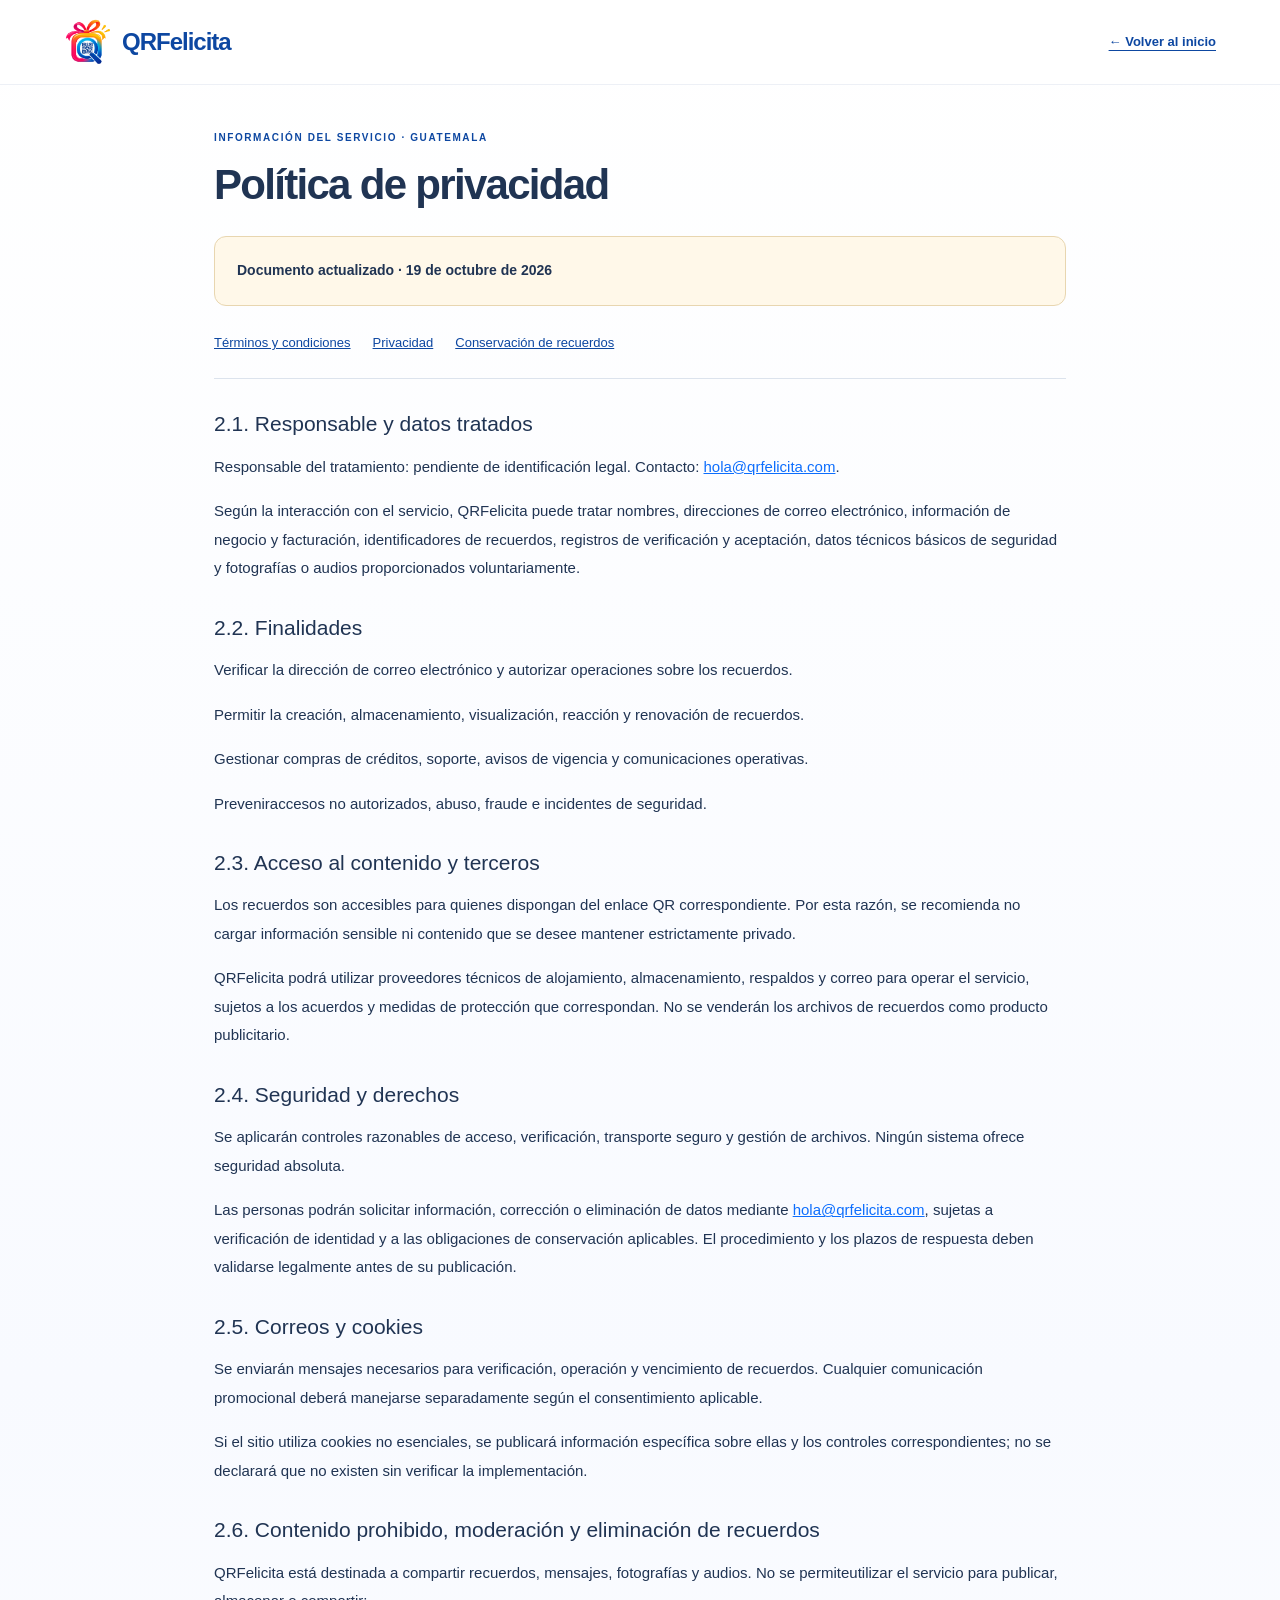
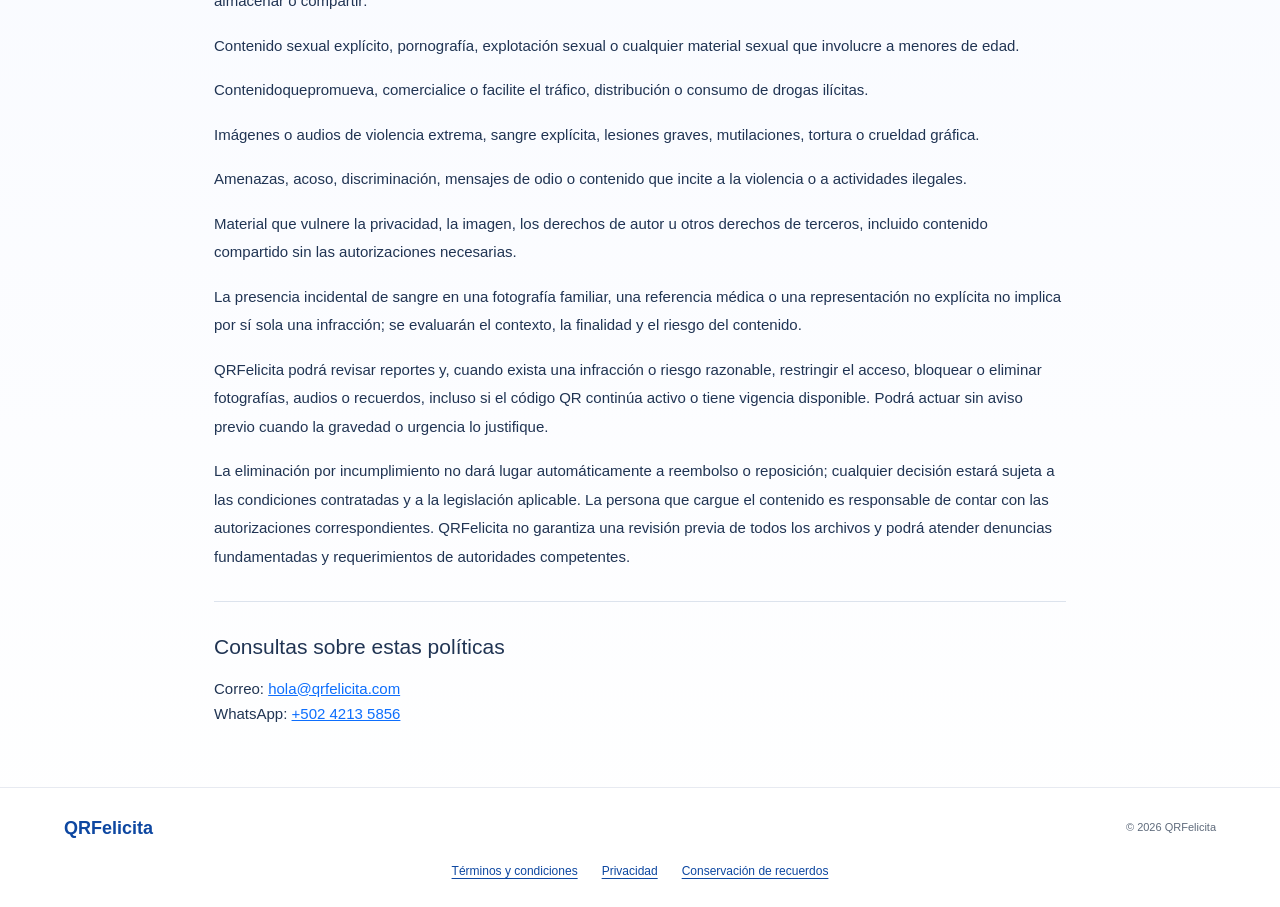
<file: politica-de-privacidad.html>
<!doctype html>

<html lang="es"><head><meta charset="utf-8"><meta name="viewport" content="width=device-width, initial-scale=1"><title>Política de privacidad | QRFelicita</title><meta name="description" content="Política de privacidad de QRFelicita. Documento actualizado el 19 de octubre de 2026."><link rel="icon" type="image/png" href="assets/img/favICON.png"><link href="css/styles.css" rel="stylesheet"><link href="css/qrfelicita.css" rel="stylesheet"></head><body><a class="skip-link" href="#politica">Saltar al contenido</a><header><div class="container legal-header"><a class="brand" href="index.html"><img src="assets/img/favICON.png" width="48" height="48" alt="Isotipo oficial de QRFelicita"><strong>QRFelicita</strong></a><a class="text-link" href="index.html">← Volver al inicio</a></div></header><main id="politica" class="container legal-page"><p class="eyebrow">INFORMACIÓN DEL SERVICIO · GUATEMALA</p><h1>Política de privacidad</h1><aside class="legal-notice"><strong>Documento actualizado · 19 de octubre de 2026</strong></aside><nav class="legal-nav" aria-label="Políticas de QRFelicita"><a href="terminos-y-condiciones.html">Términos y condiciones</a><a href="politica-de-privacidad.html">Privacidad</a><a href="conservacion-de-recuerdos.html">Conservación de recuerdos</a></nav><article><h2>2.1. Responsable y datos tratados</h2>
<p>Responsable del tratamiento: pendiente de identificaci&#243;n legal. Contacto: <a href="mailto:hola@qrfelicita.com">hola@qrfelicita.com</a>.</p>
<p>Seg&#250;n la interacci&#243;n con el servicio, QRFelicita puede tratar nombres, direcciones de correo electr&#243;nico, informaci&#243;n de negocio y facturaci&#243;n, identificadores de recuerdos, registros de verificaci&#243;n y aceptaci&#243;n, datos t&#233;cnicos b&#225;sicos de seguridad y fotograf&#237;as o audios proporcionados voluntariamente.</p>
<h2>2.2. Finalidades</h2>
<p>Verificar la direcci&#243;n de correo electr&#243;nico y autorizar operaciones sobre los recuerdos.</p>
<p>Permitir la creaci&#243;n, almacenamiento, visualizaci&#243;n, reacci&#243;n y renovaci&#243;n de recuerdos.</p>
<p>Gestionar compras de cr&#233;ditos, soporte, avisos de vigencia y comunicaciones operativas.</p>
<p>Preveniraccesos no autorizados, abuso, fraude e incidentes de seguridad.</p>
<h2>2.3. Acceso al contenido y terceros</h2>
<p>Los recuerdos son accesibles para quienes dispongan del enlace QR correspondiente. Por esta raz&#243;n, se recomienda no cargar informaci&#243;n sensible ni contenido que se desee mantener estrictamente privado.</p>
<p>QRFelicita podr&#225; utilizar proveedores t&#233;cnicos de alojamiento, almacenamiento, respaldos y correo para operar el servicio, sujetos a los acuerdos y medidas de protecci&#243;n que correspondan. No se vender&#225;n los archivos de recuerdos como producto publicitario.</p>
<h2>2.4. Seguridad y derechos</h2>
<p>Se aplicar&#225;n controles razonables de acceso, verificaci&#243;n, transporte seguro y gesti&#243;n de archivos. Ning&#250;n sistema ofrece seguridad absoluta.</p>
<p>Las personas podr&#225;n solicitar informaci&#243;n, correcci&#243;n o eliminaci&#243;n de datos mediante <a href="mailto:hola@qrfelicita.com">hola@qrfelicita.com</a>, sujetas a verificaci&#243;n de identidad y a las obligaciones de conservaci&#243;n aplicables. El procedimiento y los plazos de respuesta deben validarse legalmente antes de su publicaci&#243;n.</p>
<h2>2.5. Correos y cookies</h2>
<p>Se enviar&#225;n mensajes necesarios para verificaci&#243;n, operaci&#243;n y vencimiento de recuerdos. Cualquier comunicaci&#243;n promocional deber&#225; manejarse separadamente seg&#250;n el consentimiento aplicable.</p>
<p>Si el sitio utiliza cookies no esenciales, se publicar&#225; informaci&#243;n espec&#237;fica sobre ellas y los controles correspondientes; no se declarar&#225; que no existen sin verificar la implementaci&#243;n.</p>
<h2>2.6. Contenido prohibido, moderaci&#243;n y eliminaci&#243;n de recuerdos</h2>
<p>QRFelicita est&#225; destinada a compartir recuerdos, mensajes, fotograf&#237;as y audios. No se permiteutilizar el servicio para publicar, almacenar o compartir:</p>
<p>Contenido sexual expl&#237;cito, pornograf&#237;a, explotaci&#243;n sexual o cualquier material sexual que involucre a menores de edad.</p>
<p>Contenidoquepromueva, comercialice o facilite el tr&#225;fico, distribuci&#243;n o consumo de drogas il&#237;citas.</p>
<p>Im&#225;genes o audios de violencia extrema, sangre expl&#237;cita, lesiones graves, mutilaciones, tortura o crueldad gr&#225;fica.</p>
<p>Amenazas, acoso, discriminaci&#243;n, mensajes de odio o contenido que incite a la violencia o a actividades ilegales.</p>
<p>Material que vulnere la privacidad, la imagen, los derechos de autor u otros derechos de terceros, incluido contenido compartido sin las autorizaciones necesarias.</p>
<p>La presencia incidental de sangre en una fotograf&#237;a familiar, una referencia m&#233;dica o una representaci&#243;n no expl&#237;cita no implica por s&#237; sola una infracci&#243;n; se evaluar&#225;n el contexto, la finalidad y el riesgo del contenido.</p>
<p>QRFelicita podr&#225; revisar reportes y, cuando exista una infracci&#243;n o riesgo razonable, restringir el acceso, bloquear o eliminar fotograf&#237;as, audios o recuerdos, incluso si el c&#243;digo QR contin&#250;a activo o tiene vigencia disponible. Podr&#225; actuar sin aviso previo cuando la gravedad o urgencia lo justifique.</p>
<p>La eliminaci&#243;n por incumplimiento no dar&#225; lugar autom&#225;ticamente a reembolso o reposici&#243;n; cualquier decisi&#243;n estar&#225; sujeta a las condiciones contratadas y a la legislaci&#243;n aplicable. La persona que cargue el contenido es responsable de contar con las autorizaciones correspondientes. QRFelicita no garantiza una revisi&#243;n previa de todos los archivos y podr&#225; atender denuncias fundamentadas y requerimientos de autoridades competentes.</p></article><section class="legal-contact" aria-labelledby="consultas"><h2 id="consultas">Consultas sobre estas políticas</h2><p>Correo: <a href="mailto:hola@qrfelicita.com">hola@qrfelicita.com</a><br>WhatsApp: <a href="https://wa.me/50242135856" target="_blank" rel="noopener noreferrer">+502 4213 5856</a></p></section></main><footer><div class="container"><a href="index.html">QRFelicita</a><small>© 2026 QRFelicita</small></div><nav class="container footer-policies" aria-label="Políticas"><a href="terminos-y-condiciones.html">Términos y condiciones</a><a href="politica-de-privacidad.html">Privacidad</a><a href="conservacion-de-recuerdos.html">Conservación de recuerdos</a></nav></footer></body></html>
</file>
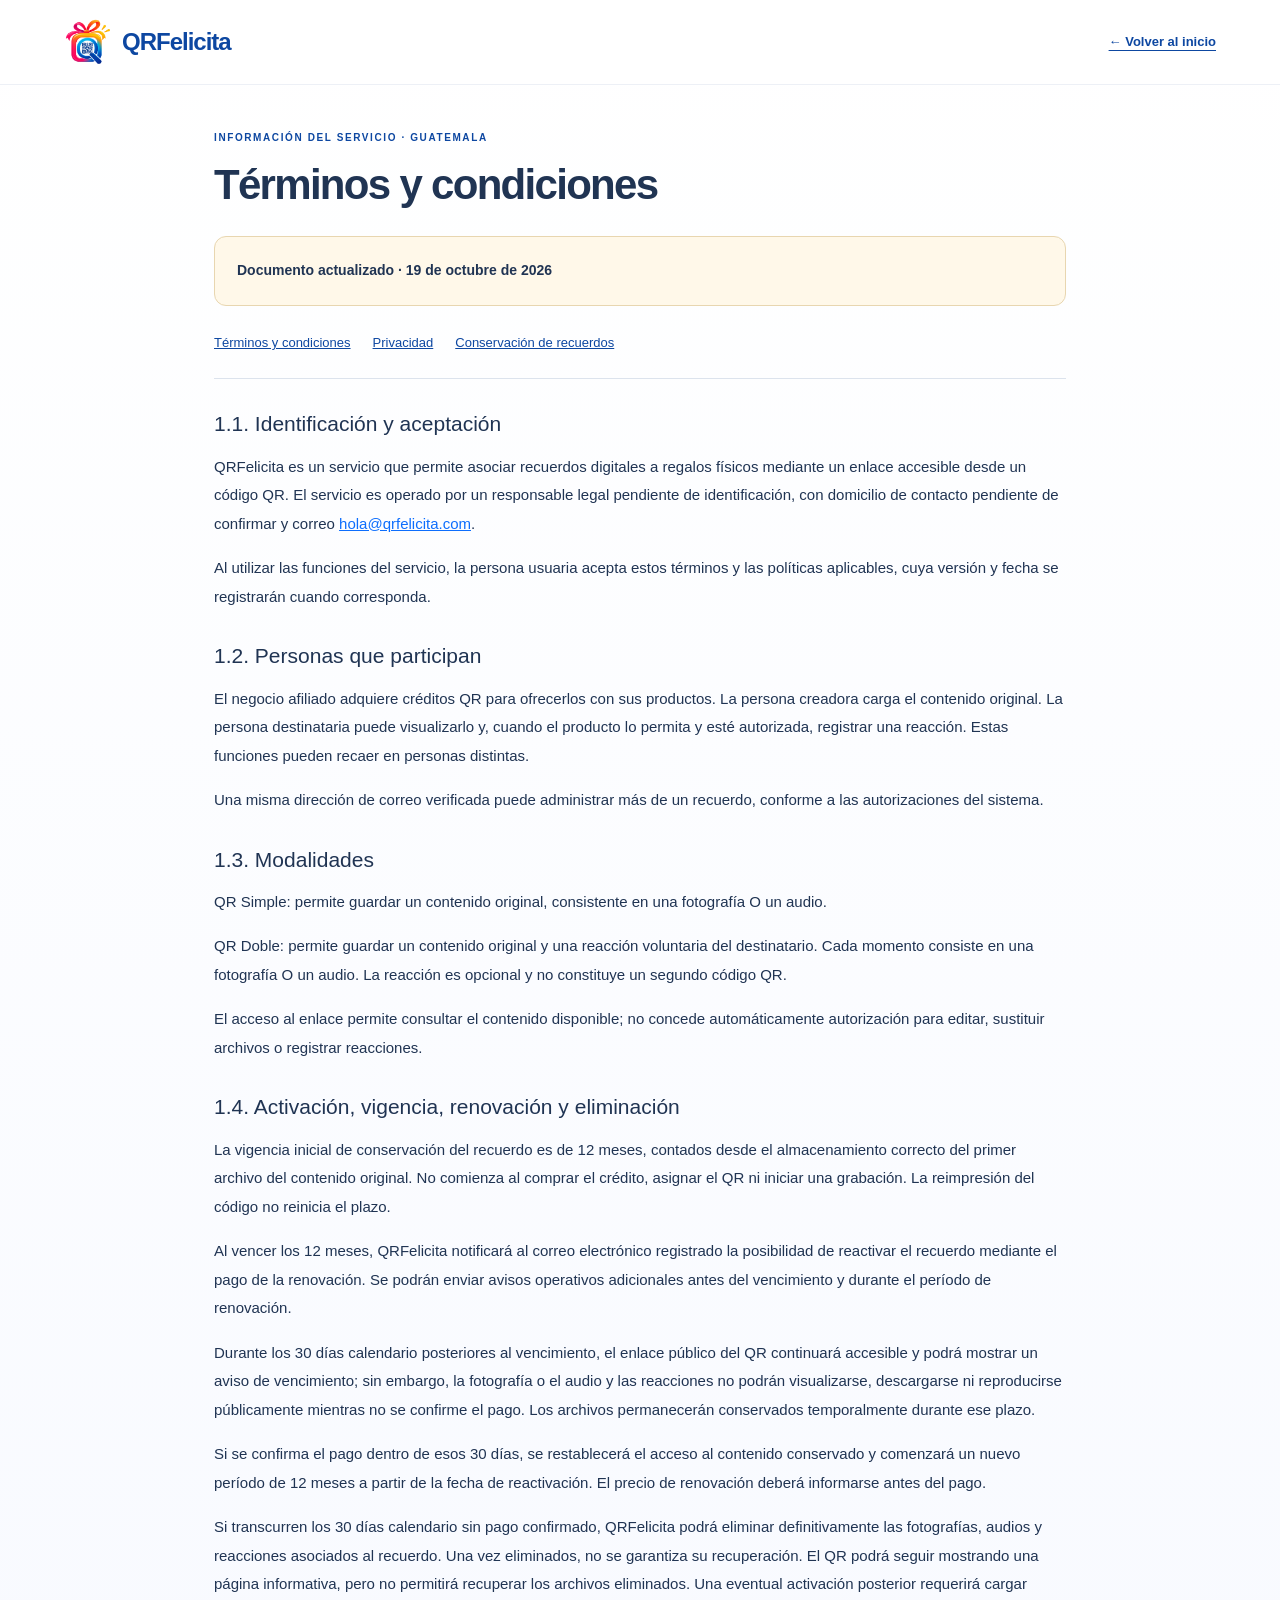
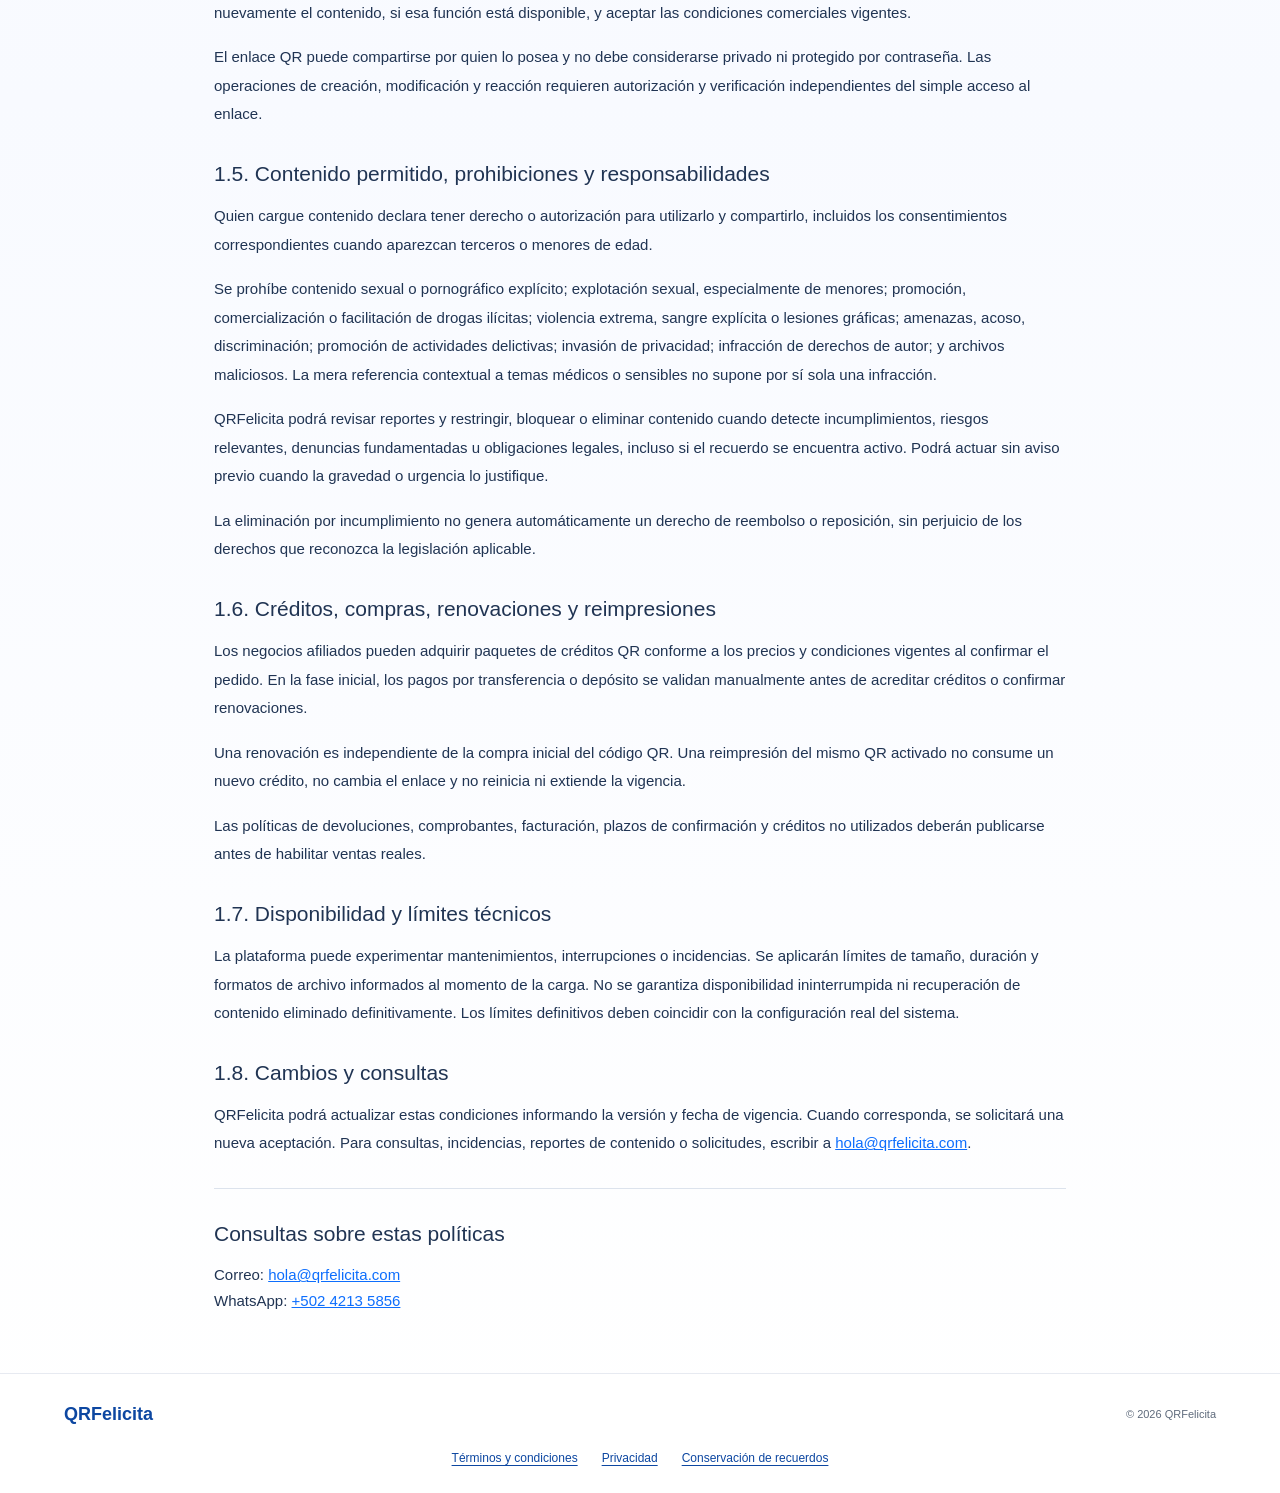
<file: terminos-y-condiciones.html>
<!doctype html>
<html lang="es"><head><meta charset="utf-8"><meta name="viewport" content="width=device-width, initial-scale=1"><title>Términos y condiciones | QRFelicita</title><meta name="description" content="Términos y condiciones de QRFelicita. Documento actualizado el 19 de octubre de 2026."><link rel="icon" type="image/png" href="assets/img/favICON.png"><link href="css/styles.css" rel="stylesheet"><link href="css/qrfelicita.css" rel="stylesheet"></head><body><a class="skip-link" href="#politica">Saltar al contenido</a><header><div class="container legal-header"><a class="brand" href="index.html"><img src="assets/img/favICON.png" width="48" height="48" alt="Isotipo oficial de QRFelicita"><strong>QRFelicita</strong></a><a class="text-link" href="index.html">← Volver al inicio</a></div></header><main id="politica" class="container legal-page"><p class="eyebrow">INFORMACIÓN DEL SERVICIO · GUATEMALA</p><h1>Términos y condiciones</h1><aside class="legal-notice"><strong>Documento actualizado · 19 de octubre de 2026</strong></aside><nav class="legal-nav" aria-label="Políticas de QRFelicita"><a href="terminos-y-condiciones.html">Términos y condiciones</a><a href="politica-de-privacidad.html">Privacidad</a><a href="conservacion-de-recuerdos.html">Conservación de recuerdos</a></nav><article><h2>1.1. Identificaci&#243;n y aceptaci&#243;n</h2>
<p>QRFelicita es un servicio que permite asociar recuerdos digitales a regalos f&#237;sicos mediante un enlace accesible desde un c&#243;digo QR. El servicio es operado por un responsable legal pendiente de identificaci&#243;n, con domicilio de contacto pendiente de confirmar y correo <a href="mailto:hola@qrfelicita.com">hola@qrfelicita.com</a>.</p>
<p>Al utilizar las funciones del servicio, la persona usuaria acepta estos t&#233;rminos y las pol&#237;ticas aplicables, cuya versi&#243;n y fecha se registrar&#225;n cuando corresponda.</p>
<h2>1.2. Personas que participan</h2>
<p>El negocio afiliado adquiere cr&#233;ditos QR para ofrecerlos con sus productos. La persona creadora carga el contenido original. La persona destinataria puede visualizarlo y, cuando el producto lo permita y est&#233; autorizada, registrar una reacci&#243;n. Estas funciones pueden recaer en personas distintas.</p>
<p>Una misma direcci&#243;n de correo verificada puede administrar m&#225;s de un recuerdo, conforme a las autorizaciones del sistema.</p>
<h2>1.3. Modalidades</h2>
<p>QR Simple: permite guardar un contenido original, consistente en una fotograf&#237;a O un audio.</p>
<p>QR Doble: permite guardar un contenido original y una reacci&#243;n voluntaria del destinatario. Cada momento consiste en una fotograf&#237;a O un audio. La reacci&#243;n es opcional y no constituye un segundo c&#243;digo QR.</p>
<p>El acceso al enlace permite consultar el contenido disponible; no concede autom&#225;ticamente autorizaci&#243;n para editar, sustituir archivos o registrar reacciones.</p>
<h2>1.4. Activaci&#243;n, vigencia, renovaci&#243;n y eliminaci&#243;n</h2>
<p>La vigencia inicial de conservaci&#243;n del recuerdo es de 12 meses, contados desde el almacenamiento correcto del primer archivo del contenido original. No comienza al comprar el cr&#233;dito, asignar el QR ni iniciar una grabaci&#243;n. La reimpresi&#243;n del c&#243;digo no reinicia el plazo.</p>
<p>Al vencer los 12 meses, QRFelicita notificar&#225; al correo electr&#243;nico registrado la posibilidad de reactivar el recuerdo mediante el pago de la renovaci&#243;n. Se podr&#225;n enviar avisos operativos adicionales antes del vencimiento y durante el per&#237;odo de renovaci&#243;n.</p>
<p>Durante los 30 d&#237;as calendario posteriores al vencimiento, el enlace p&#250;blico del QR continuar&#225; accesible y podr&#225; mostrar un aviso de vencimiento; sin embargo, la fotograf&#237;a o el audio y las reacciones no podr&#225;n visualizarse, descargarse ni reproducirse p&#250;blicamente mientras no se confirme el pago. Los archivos permanecer&#225;n conservados temporalmente durante ese plazo.</p>
<p>Si se confirma el pago dentro de esos 30 d&#237;as, se restablecer&#225; el acceso al contenido conservado y comenzar&#225; un nuevo per&#237;odo de 12 meses a partir de la fecha de reactivaci&#243;n. El precio de renovaci&#243;n deber&#225; informarse antes del pago.</p>
<p>Si transcurren los 30 d&#237;as calendario sin pago confirmado, QRFelicita podr&#225; eliminar definitivamente las fotograf&#237;as, audios y reacciones asociados al recuerdo. Una vez eliminados, no se garantiza su recuperaci&#243;n. El QR podr&#225; seguir mostrando una p&#225;gina informativa, pero no permitir&#225; recuperar los archivos eliminados. Una eventual activaci&#243;n posterior requerir&#225; cargar nuevamente el contenido, si esa funci&#243;n est&#225; disponible, y aceptar las condiciones comerciales vigentes.</p>
<p>El enlace QR puede compartirse por quien lo posea y no debe considerarse privado ni protegido por contrase&#241;a. Las operaciones de creaci&#243;n, modificaci&#243;n y reacci&#243;n requieren autorizaci&#243;n y verificaci&#243;n independientes del simple acceso al enlace.</p>
<h2>1.5. Contenido permitido, prohibiciones y responsabilidades</h2>
<p>Quien cargue contenido declara tener derecho o autorizaci&#243;n para utilizarlo y compartirlo, incluidos los consentimientos correspondientes cuando aparezcan terceros o menores de edad.</p>
<p>Se proh&#237;be contenido sexual o pornogr&#225;fico expl&#237;cito; explotaci&#243;n sexual, especialmente de menores; promoci&#243;n, comercializaci&#243;n o facilitaci&#243;n de drogas il&#237;citas; violencia extrema, sangre expl&#237;cita o lesiones gr&#225;ficas; amenazas, acoso, discriminaci&#243;n; promoci&#243;n de actividades delictivas; invasi&#243;n de privacidad; infracci&#243;n de derechos de autor; y archivos maliciosos. La mera referencia contextual a temas m&#233;dicos o sensibles no supone por s&#237; sola una infracci&#243;n.</p>
<p>QRFelicita podr&#225; revisar reportes y restringir, bloquear o eliminar contenido cuando detecte incumplimientos, riesgos relevantes, denuncias fundamentadas u obligaciones legales, incluso si el recuerdo se encuentra activo. Podr&#225; actuar sin aviso previo cuando la gravedad o urgencia lo justifique.</p>
<p>La eliminaci&#243;n por incumplimiento no genera autom&#225;ticamente un derecho de reembolso o reposici&#243;n, sin perjuicio de los derechos que reconozca la legislaci&#243;n aplicable.</p>
<h2>1.6. Cr&#233;ditos, compras, renovaciones y reimpresiones</h2>
<p>Los negocios afiliados pueden adquirir paquetes de cr&#233;ditos QR conforme a los precios y condiciones vigentes al confirmar el pedido. En la fase inicial, los pagos por transferencia o dep&#243;sito se validan manualmente antes de acreditar cr&#233;ditos o confirmar renovaciones.</p>
<p>Una renovaci&#243;n es independiente de la compra inicial del c&#243;digo QR. Una reimpresi&#243;n del mismo QR activado no consume un nuevo cr&#233;dito, no cambia el enlace y no reinicia ni extiende la vigencia.</p>
<p>Las pol&#237;ticas de devoluciones, comprobantes, facturaci&#243;n, plazos de confirmaci&#243;n y cr&#233;ditos no utilizados deber&#225;n publicarse antes de habilitar ventas reales.</p>
<h2>1.7. Disponibilidad y l&#237;mites t&#233;cnicos</h2>
<p>La plataforma puede experimentar mantenimientos, interrupciones o incidencias. Se aplicar&#225;n l&#237;mites de tama&#241;o, duraci&#243;n y formatos de archivo informados al momento de la carga. No se garantiza disponibilidad ininterrumpida ni recuperaci&#243;n de contenido eliminado definitivamente. Los l&#237;mites definitivos deben coincidir con la configuraci&#243;n real del sistema.</p>
<h2>1.8. Cambios y consultas</h2>
<p>QRFelicita podr&#225; actualizar estas condiciones informando la versi&#243;n y fecha de vigencia. Cuando corresponda, se solicitar&#225; una nueva aceptaci&#243;n. Para consultas, incidencias, reportes de contenido o solicitudes, escribir a <a href="mailto:hola@qrfelicita.com">hola@qrfelicita.com</a>.</p></article><section class="legal-contact" aria-labelledby="consultas"><h2 id="consultas">Consultas sobre estas políticas</h2><p>Correo: <a href="mailto:hola@qrfelicita.com">hola@qrfelicita.com</a><br>WhatsApp: <a href="https://wa.me/50242135856" target="_blank" rel="noopener noreferrer">+502 4213 5856</a></p></section></main><footer><div class="container"><a href="index.html">QRFelicita</a><small>© 2026 QRFelicita</small></div><nav class="container footer-policies" aria-label="Políticas"><a href="terminos-y-condiciones.html">Términos y condiciones</a><a href="politica-de-privacidad.html">Privacidad</a><a href="conservacion-de-recuerdos.html">Conservación de recuerdos</a></nav></footer></body></html>
</file>
<file: css/qrfelicita.css>
:root{--ink:#203453;--blue:#0d47a1;--pink:#b91554;--muted:#5f6b7c}body{font-family:Montserrat,Arial,sans-serif;color:var(--ink);background:linear-gradient(180deg,#fff,#f8faff 55%,#fff);font-size:15px;line-height:1.7}h1,h2,h3,.brand strong{font-family:Poppins,Arial,sans-serif}.container{max-width:1200px;padding-left:24px;padding-right:24px}header{border-bottom:1px solid #edf0f6;background:white}.navbar{padding:18px 0}.brand{display:flex;align-items:center;gap:10px;color:var(--blue)}.brand strong{display:block;font-size:24px;font-weight:700;letter-spacing:-1px}.brand small{display:block;font-size:9px;letter-spacing:.4px;color:#52647d}.nav-link{font-size:13px;font-weight:600;color:#465570}.btn{padding:12px 19px;border-radius:10px;font-size:13px;font-weight:700;min-height:46px}.btn-primary{background:var(--blue);border-color:var(--blue);box-shadow:0 7px 18px #0d47a11a}.btn-primary:hover{background:#083575;border-color:#083575}.btn-outline-primary{color:var(--blue);border-color:#c9d6eb}.btn-outline-primary:hover{background:var(--blue)}.hero{padding-top:65px;padding-bottom:60px}.hero-image{width:100%;height:auto;border-radius:20px;box-shadow:0 16px 40px #6787b512}.art-caption{font-size:12px;color:var(--muted);margin:20px 0 0;border-left:3px solid #e91e63;padding-left:14px}.eyebrow{font-size:10px;letter-spacing:1.6px;font-weight:700;color:var(--blue);margin-bottom:14px}h1{font-size:clamp(32px,3.2vw,46px);line-height:1.2;letter-spacing:-1.7px;font-weight:700;margin-bottom:20px}h1 span{color:var(--pink)}.hero-description{font-size:15px;color:var(--muted);margin-bottom:24px}.hero-secondary{display:block;width:fit-content;margin-top:13px;font-weight:600;font-size:12px;color:var(--blue);text-underline-offset:4px}.hero-note{font-size:10px;color:var(--muted);margin:20px 0 0}.promo{position:relative;border-radius:16px;overflow:hidden;background:#e9e6ff;isolation:isolate}.promo>img{position:absolute;width:100%;height:100%;object-fit:contain;z-index:-2}.promo:after{content:"";position:absolute;inset:0;background:#f9f7ffd9;z-index:-1}.promo-content{display:flex;align-items:center;justify-content:space-between;gap:24px;padding:28px 48px}.promo .eyebrow{margin-bottom:4px}.promo h2{font-size:23px;letter-spacing:-.5px;margin-bottom:5px}.promo p:last-child{margin:0;font-size:14px}.promo strong{color:var(--blue)}.btn-light{color:var(--blue);background:white;white-space:nowrap}.discovery{padding-top:64px;padding-bottom:56px}.section-heading{text-align:center;max-width:700px;margin:0 auto 32px}.section-heading h2,.business-intro h2{font-size:clamp(24px,2.4vw,30px);font-weight:600;letter-spacing:-.8px;line-height:1.35}.section-heading>p:last-child{color:var(--muted);font-size:13px;margin:12px 0 0}.card{border:1px solid #e7eaf1;border-radius:17px;overflow:hidden;box-shadow:0 9px 25px #17375b05}.card-img-top{width:100%;height:auto;object-fit:contain}.card-body{padding:25px;display:flex;flex-direction:column}.card-kicker{font-size:9px;font-weight:700;letter-spacing:1.1px;color:var(--pink);margin-bottom:10px}.card h3{font-size:23px;font-weight:600;letter-spacing:-.6px}.card-body>p:not(.card-kicker){font-size:13px;color:var(--muted);margin:10px 0 22px}details{margin-top:auto;font-size:13px}summary{color:var(--blue);font-weight:700;padding:10px 0;min-height:44px;cursor:pointer}details p{margin:10px 0 0;color:var(--muted)}.business-intro{border-top:1px solid #e7eaf1;text-align:center;padding:42px 20px 52px;max-width:800px;margin:auto}.business-intro>p:not(.eyebrow){font-size:14px;color:var(--muted)}.business-intro .availability{font-size:12px!important;background:#edf3fc;border-radius:10px;padding:14px;margin:22px 0 0}footer{border-top:1px solid #e7eaf1;padding:25px 0;background:white}footer .container{display:flex;gap:20px;align-items:center;justify-content:space-between}footer a{font-size:18px;font-weight:700;text-decoration:none;color:var(--blue)}footer p,footer small{margin:0;font-size:11px;color:var(--muted)}:focus-visible{outline:3px solid var(--blue);outline-offset:4px}.skip-link{position:absolute;top:-100px;left:12px;z-index:10;padding:12px;background:white}.skip-link:focus{top:8px}section,article[id]{scroll-margin-top:24px}
@media(max-width:991.98px){.navbar-collapse{padding:16px 0 4px}.navbar-nav{gap:8px}.hero{padding-top:30px;padding-bottom:35px}.art-caption{margin-top:10px}.hero h1{max-width:520px}.hero-description{max-width:550px}.promo-content{padding:26px}.discovery{padding-top:42px}.card-body{padding:18px}}
@media(max-width:575.98px){.container{padding-left:20px;padding-right:20px}.navbar{padding:12px 0}.brand strong{font-size:22px}.brand img{width:45px;height:45px}.brand small{font-size:8px}.hero{padding-top:18px;--bs-gutter-y:20px}.hero-image{border-radius:12px}.art-caption{display:none}.hero .eyebrow{font-size:9px;letter-spacing:1px;margin-bottom:10px}h1{font-size:34px;letter-spacing:-1.2px;margin-bottom:14px}.hero-description{font-size:14px;margin-bottom:18px}.hero-note{margin-top:14px}.promo-content{flex-direction:column;align-items:flex-start;gap:16px;padding:24px}.promo h2{font-size:22px}.section-heading{text-align:left}.discovery{padding-bottom:30px}.card-body{padding:24px}.business-intro{padding:30px 0 35px}footer .container{flex-direction:column;gap:4px}}
@media(prefers-reduced-motion:reduce){*,*:before,*:after{scroll-behavior:auto!important;transition:none!important}}
.content-section{padding:52px 0;border-top:1px solid #e7eaf1}.steps{list-style:none;display:grid;grid-template-columns:repeat(5,minmax(0,1fr));gap:22px;padding:0;margin:0}.steps li>span{display:inline-flex;width:42px;height:42px;border-radius:14px;align-items:center;justify-content:center;background:#eaf1fc;color:var(--blue);font-weight:700;margin-bottom:18px}.steps h3,.business-benefits h3{font-size:16px;font-weight:600;line-height:1.4}.steps p,.comparison-panel p,.comparison-panel li,.price-card>p,.business-benefits p{font-size:13px;color:var(--muted)}.comparison-panel{background:white;border:1px solid #dae5f3;border-radius:18px;padding:30px;height:100%}.comparison-panel h3{font-size:24px;line-height:1.3}.comparison-panel ul{padding-left:20px;margin:20px 0}.comparison-panel li{padding:4px 0}.double-panel{background:#fff8fb;border-color:#f1d5e2}.text-link{color:var(--blue);font-size:13px;font-weight:700;text-underline-offset:4px;display:inline-block;padding:10px 0}.price-card{height:100%;padding:26px 22px;border:1px solid #dbe5f3;border-radius:17px;background:white;display:flex;flex-direction:column}.price-card h3{font-size:22px}.price-card .package-price{font-family:Poppins,Arial,sans-serif;font-size:38px;line-height:1.3;font-weight:600;letter-spacing:-1px;color:var(--blue);margin:16px 0 0}.price-card .unit-price{padding-bottom:18px;border-bottom:1px solid #e7eaf1;margin-bottom:18px}.price-card .btn{margin-top:auto;font-size:11px;padding:12px 8px}.double-price{border-top:3px solid #e91e63}.section-note{font-size:12px;color:var(--muted);text-align:center;margin:22px 0 0}.campaign{background:linear-gradient(120deg,#edf4ff,#fff0f6);border:1px solid #e8e3ef;border-radius:18px;padding:38px;display:flex;align-items:center;justify-content:space-between;gap:30px;margin:0 0 52px}.campaign h2,.contact-panel h2{font-size:28px;font-weight:600;line-height:1.3}.campaign p{max-width:650px;font-size:14px;color:var(--muted)}.campaign .section-note{text-align:left;margin-bottom:0}.campaign .btn{flex-shrink:0}.business-intro{max-width:none}.business-intro>p:not(.eyebrow){max-width:700px;margin-left:auto;margin-right:auto}.business-benefits{display:grid;grid-template-columns:repeat(3,minmax(0,1fr));gap:26px;text-align:left;margin:30px 0}.business-benefits>div{padding:24px;background:white;border:1px solid #e7eaf1;border-radius:14px}.business-benefits p{margin-bottom:0}.faq-section{max-width:820px;margin:auto}.faq-section details{border-bottom:1px solid #dce3ed;padding:10px 0}.faq-section summary{font-size:14px;padding:14px 6px}.faq-section details p{padding:0 6px 14px;font-size:14px}.faq-section .text-link{margin-left:6px;margin-bottom:10px}.contact-panel{text-align:center;background:#edf3fc;border-radius:18px;padding:36px 28px;margin:0 auto 52px;max-width:820px}.contact-panel>p:not(.eyebrow){max-width:620px;margin:16px auto;color:var(--muted);font-size:14px}
@media(max-width:991.98px){.steps{grid-template-columns:repeat(3,minmax(0,1fr))}.business-benefits{gap:16px}.business-benefits>div{padding:20px}.navbar-nav{gap:4px}.navbar-nav .nav-link{font-size:12px}.campaign{padding:28px;flex-direction:column;align-items:flex-start}}
@media(max-width:767.98px){.steps{grid-template-columns:repeat(2,minmax(0,1fr))}.business-benefits{grid-template-columns:1fr}.content-section{padding:36px 0}.comparison-panel{padding:24px}.campaign h2,.contact-panel h2{font-size:25px}}
@media(max-width:399.98px){.steps{grid-template-columns:1fr;gap:16px}.steps li{position:relative;padding-left:58px}.steps li>span{position:absolute;left:0;top:0}.steps h3{margin-bottom:6px}}

.contact-actions{display:flex;justify-content:center;flex-wrap:wrap;gap:14px;margin-top:24px}.contact-actions a{overflow-wrap:anywhere;max-width:100%}
.footer-policies{display:flex;flex-wrap:wrap;justify-content:center!important;gap:12px 24px!important;margin-top:18px}.footer-policies a{font-size:12px;font-weight:500;text-decoration:underline;text-underline-offset:3px}.legal-header{display:flex;align-items:center;justify-content:space-between;gap:20px;padding-top:18px;padding-bottom:18px}.legal-header .brand{text-decoration:none}.legal-page{max-width:900px;padding-top:44px;padding-bottom:44px}.legal-page h1{font-size:clamp(30px,4vw,42px);overflow-wrap:anywhere}.legal-page h2{font-size:21px;line-height:1.4;margin:30px 0 14px}.legal-page article p{font-size:15px;line-height:1.9}.legal-notice{padding:22px;border:1px solid #e8d6b0;border-radius:12px;background:#fff8e9;font-size:14px;margin:26px 0}.legal-notice p{margin:10px 0 0}.legal-nav{display:flex;flex-wrap:wrap;gap:12px 22px;border-bottom:1px solid #dce3ed;padding:0 0 24px;margin-bottom:30px}.legal-nav a{color:var(--blue);font-size:13px}.legal-pending{padding:0 24px 15px;border:1px solid #e3dece;background:#fffdf6;border-radius:12px;margin-top:35px}.legal-table-wrap{overflow-x:auto}.legal-contact{border-top:1px solid #dce3ed;margin-top:30px}.legal-page a{overflow-wrap:anywhere}@media(max-width:575.98px){.legal-header{flex-wrap:wrap;gap:8px}.legal-header .brand strong{font-size:22px}.legal-page{padding-top:28px}.legal-page h2{font-size:19px}.legal-page article p{font-size:14px}.legal-notice{padding:18px}.legal-pending{padding:0 16px 10px}.footer-policies{align-items:center}}
/* Six-step buyer personalization, scoped to this section. */
#como-funciona .section-heading{max-width:840px}#como-funciona .section-heading>p:last-child{font-size:14px;line-height:1.85}#como-funciona .steps{grid-template-columns:repeat(2,minmax(0,1fr));gap:20px;align-items:stretch}#como-funciona .steps li{position:static;min-width:0;padding:26px 28px;background:#fff8fb;border:1px solid #f1dce5;border-radius:18px}#como-funciona .steps li:nth-child(even){background:#fffaf2;border-color:#f4e4cd}#como-funciona .step-heading{display:flex;align-items:center;justify-content:space-between;gap:16px;margin-bottom:16px}#como-funciona .step-heading span:first-child{display:inline-flex;align-items:center;justify-content:center;width:40px;height:40px;border-radius:12px;font-weight:700;font-size:14px;color:var(--pink);background:#fce3ec}#como-funciona li:nth-child(even) .step-heading span:first-child{color:#995000;background:#ffecd2}#como-funciona .step-heading span:last-child{font-size:25px;line-height:1.4}#como-funciona .steps h3{font-size:18px;margin-bottom:10px}#como-funciona .steps p{font-size:14px;line-height:1.75;margin-bottom:0}#como-funciona .steps .step-note{font-size:12px;border-top:1px solid #efdce5;padding-top:12px;margin-top:12px}#como-funciona .journey-privacy{display:flex;align-items:flex-start;gap:16px;margin-top:24px;padding:24px 28px;background:#f4f6fa;border:1px solid #e1e6ef;border-radius:16px}#como-funciona .journey-privacy>span{font-size:22px;flex-shrink:0}#como-funciona .journey-privacy h3{font-size:17px;line-height:1.5;margin-bottom:10px}#como-funciona .journey-privacy p{font-size:13px;line-height:1.8;color:var(--muted);margin-bottom:10px}#como-funciona .journey-privacy p:last-child{margin-bottom:0;font-size:12px}
@media(max-width:767.98px){#como-funciona .steps{grid-template-columns:1fr;gap:16px}#como-funciona .steps li{padding:22px}#como-funciona .journey-privacy{padding:22px;gap:12px}#como-funciona .section-heading>p:last-child{font-size:13px}}
/* Existing system demos: outbound links only. */
.demos-section .section-heading{max-width:800px}.demo-card{display:flex;flex-direction:column;padding:28px;border:1px solid #e7dfe9;border-radius:18px;background:linear-gradient(145deg,#fff8fb,#fff);transition:transform .18s ease,box-shadow .18s ease}.demo-card:hover{transform:translateY(-4px);box-shadow:0 12px 30px #20345310}.demo-card:focus-within{border-color:var(--blue)}.demo-card-top{display:flex;align-items:center;justify-content:space-between;gap:12px;margin-bottom:20px}.demo-icon{display:inline-flex;align-items:center;justify-content:center;background:#fff0df;width:58px;height:58px;border-radius:17px;font-size:30px}.demo-badge{font-size:11px;font-weight:700;border-radius:20px;padding:5px 12px;white-space:nowrap}.demo-simple{color:var(--blue);background:#eaf1fc}.demo-double{color:var(--pink);background:#fce5ee}.demo-number{font-size:10px;font-weight:700;letter-spacing:1.6px;color:var(--pink);margin-bottom:8px}.demo-card h3{font-size:20px;line-height:1.4;margin-bottom:14px}.demo-content-type{font-size:14px;font-weight:600;color:var(--ink);margin-bottom:4px}.demo-content-help{font-size:12px;color:var(--muted);margin-bottom:24px}.demo-card .btn{margin-top:auto;align-self:flex-start}.demo-footnote{max-width:780px;text-align:center;margin:28px auto 0;font-size:13px;color:var(--muted);line-height:1.8}@media(max-width:575.98px){.demo-card{padding:24px}.demo-footnote{text-align:left}}@media(prefers-reduced-motion:reduce){.demo-card:hover{transform:none}}
/* Permanent enterprise offering, alongside standard QR credits. */
.enterprise-section{display:grid;grid-template-columns:180px minmax(0,1fr);gap:36px;align-items:center;position:relative;margin-top:32px;padding:38px;border:1px solid #e5deeb;border-radius:20px;background:linear-gradient(120deg,#eff5ff 0%,#fff 48%,#fff6ef 100%);overflow:hidden}.enterprise-section:before{content:"";position:absolute;inset:0 0 auto;height:4px;background:linear-gradient(90deg,#0d47a1,#e91e63,#ff8a00,#ffc107)}.enterprise-visual{display:flex;flex-direction:column;align-items:center;gap:16px;text-align:center}.enterprise-visual svg{display:block;width:150px;max-width:100%;height:auto}.enterprise-visual>span{font-size:12px;font-weight:700;color:var(--blue)}.enterprise-copy{min-width:0}.enterprise-copy .eyebrow{margin-bottom:10px}.enterprise-copy h2{font-size:clamp(23px,2.4vw,29px);font-weight:600;line-height:1.35;letter-spacing:-.6px;margin-bottom:16px}.enterprise-copy>p:not(.eyebrow){font-size:14px;color:var(--muted);margin-bottom:12px}.enterprise-benefits{display:grid;grid-template-columns:repeat(2,minmax(0,1fr));gap:10px 24px;list-style:none;padding:0;margin:22px 0 24px}.enterprise-benefits li{position:relative;padding-left:22px;font-size:12px;line-height:1.7}.enterprise-benefits li:before{content:"✓";position:absolute;left:0;color:var(--pink);font-weight:700}.enterprise-copy .btn{white-space:normal;max-width:100%}.enterprise-copy .enterprise-note{font-size:11px!important;margin:14px 0 0!important}@media(max-width:991.98px){.enterprise-section{grid-template-columns:120px minmax(0,1fr);gap:24px;padding:30px}.enterprise-benefits{grid-template-columns:1fr}}@media(max-width:575.98px){.enterprise-section{grid-template-columns:1fr;gap:20px;padding:26px 22px;margin-top:24px}.enterprise-visual{flex-direction:row;justify-content:flex-start;text-align:left;gap:14px}.enterprise-visual svg{width:72px;flex-shrink:0}.enterprise-copy h2{font-size:24px}.enterprise-copy>p:not(.eyebrow){font-size:13px}.enterprise-copy .eyebrow{font-size:9px;letter-spacing:1.1px}}
/* Volume pricing enquiry below the standard packages. */
.volume-quote{display:flex;align-items:center;justify-content:space-between;gap:32px;width:100%;margin-top:28px;padding:30px 32px;background:linear-gradient(110deg,#eff5ff,#fff8fb);border:1px solid #e3dfea;border-left:4px solid var(--pink);border-radius:18px}.volume-quote-copy{min-width:0;max-width:660px}.volume-quote h3{font-size:23px;font-weight:600;line-height:1.4;color:var(--blue);margin-bottom:8px}.volume-quote .volume-highlight{font-size:16px;font-weight:700;color:var(--pink);margin-bottom:10px}.volume-quote-copy>p:last-child{font-size:14px;line-height:1.8;color:var(--muted);margin-bottom:0}.volume-quote>.btn{flex-shrink:0;max-width:100%;white-space:normal;text-align:center}@media(max-width:991.98px){.volume-quote{flex-direction:column;align-items:flex-start;gap:20px}}@media(max-width:575.98px){.volume-quote{padding:24px 22px}.volume-quote h3{font-size:21px}.volume-quote-copy>p:last-child{font-size:13px}.volume-quote>.btn{width:100%}}
</file>
